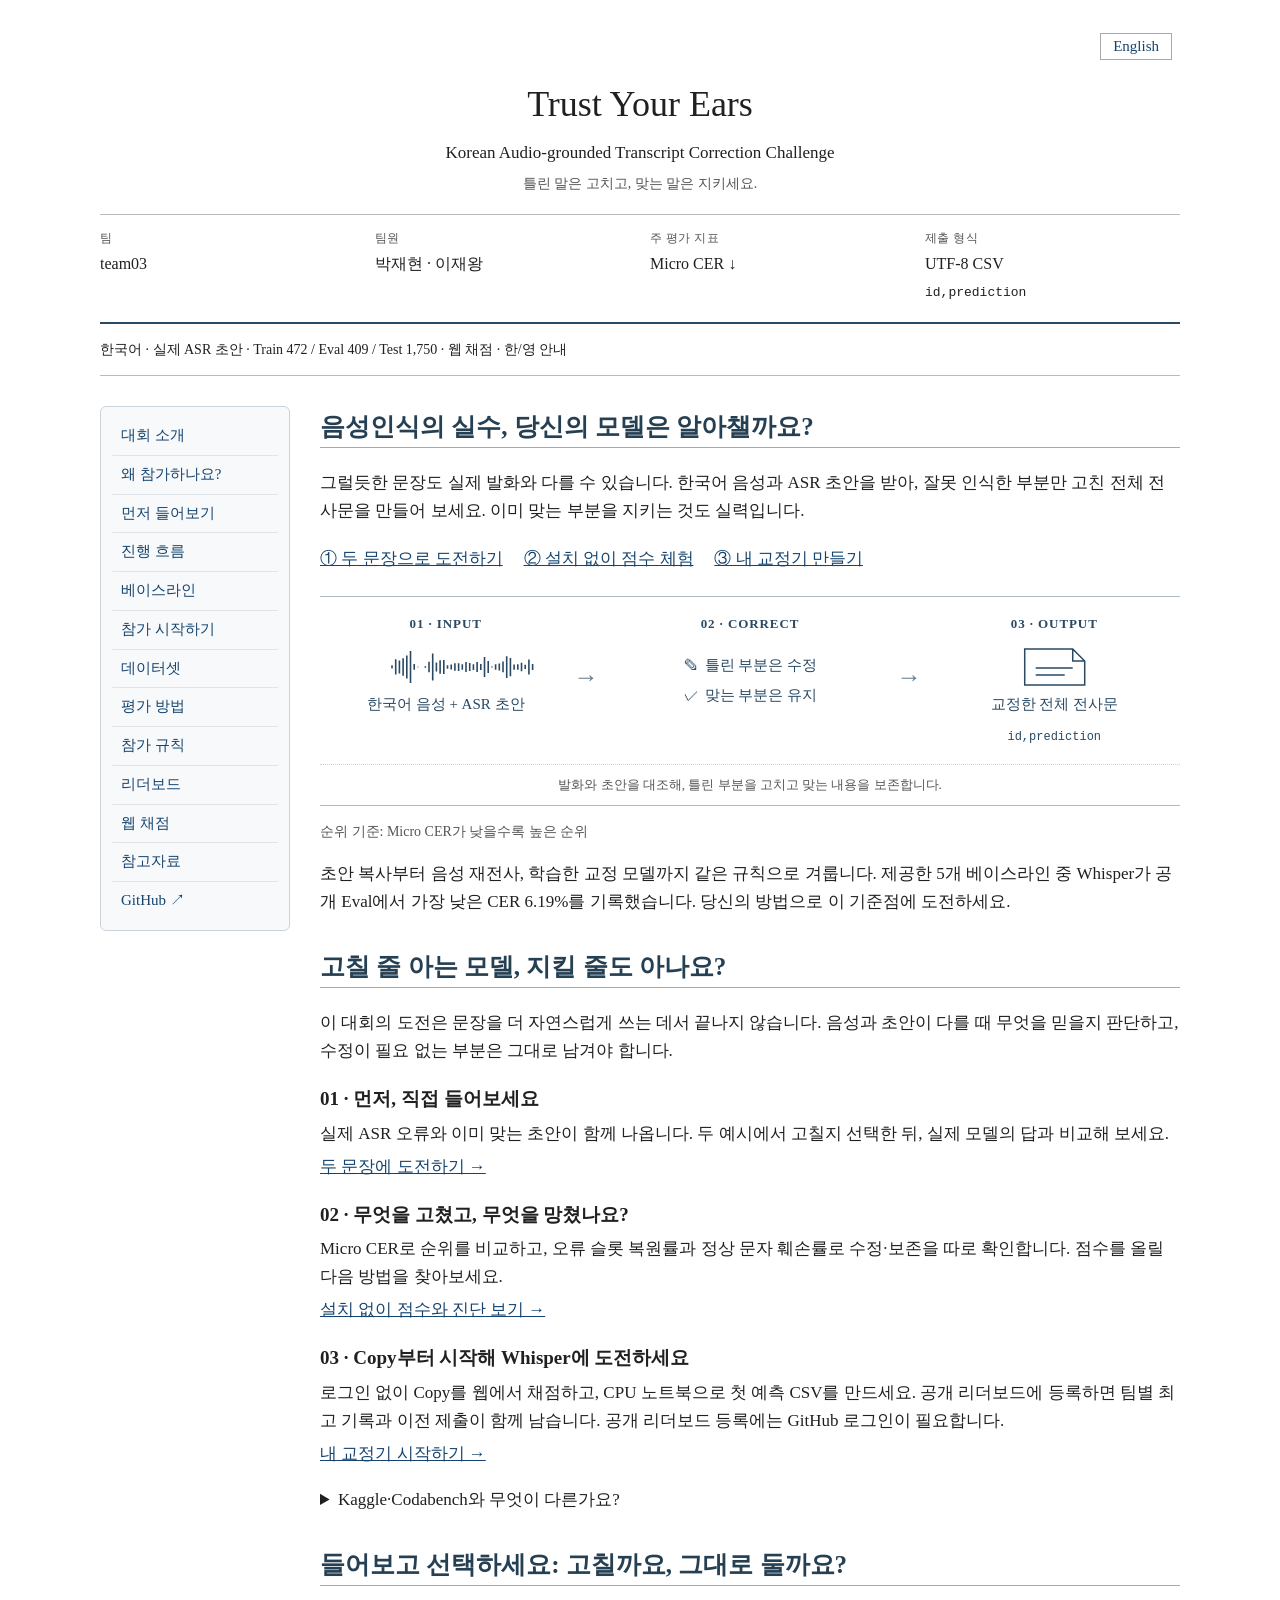
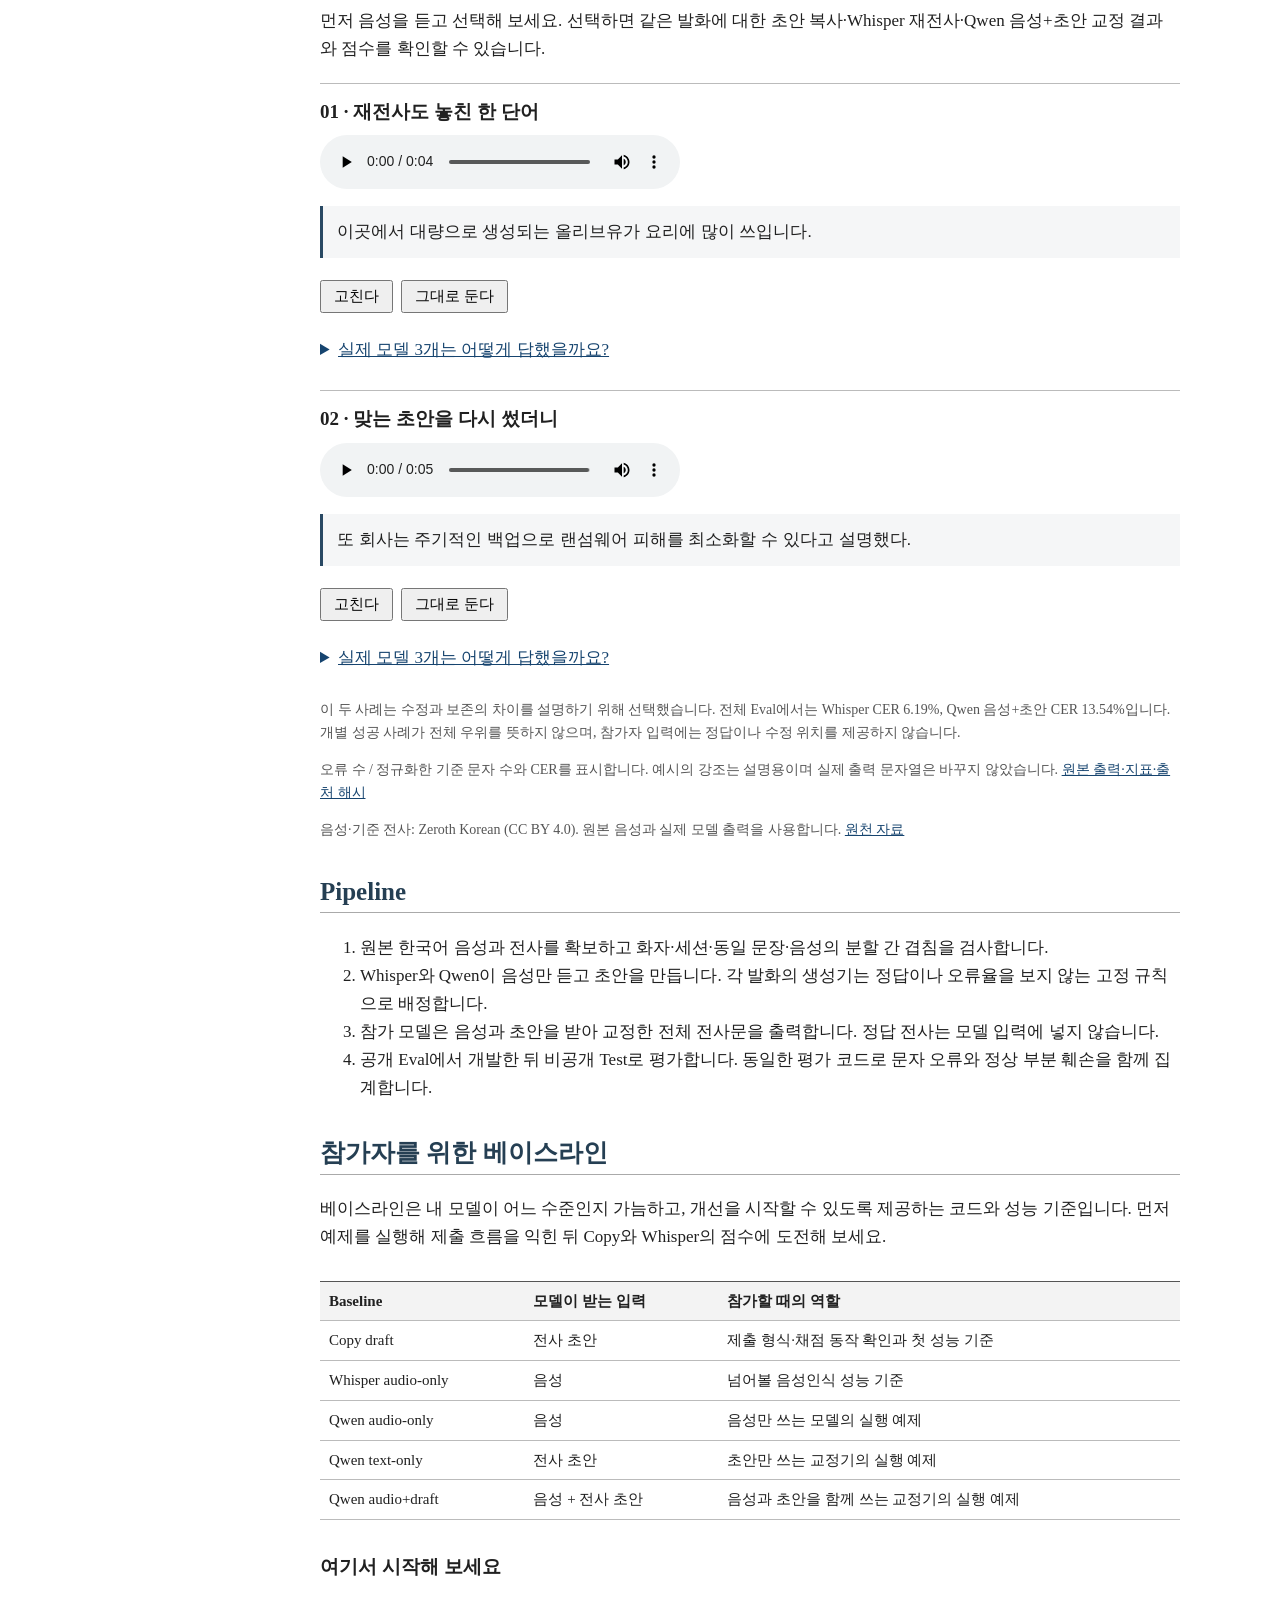
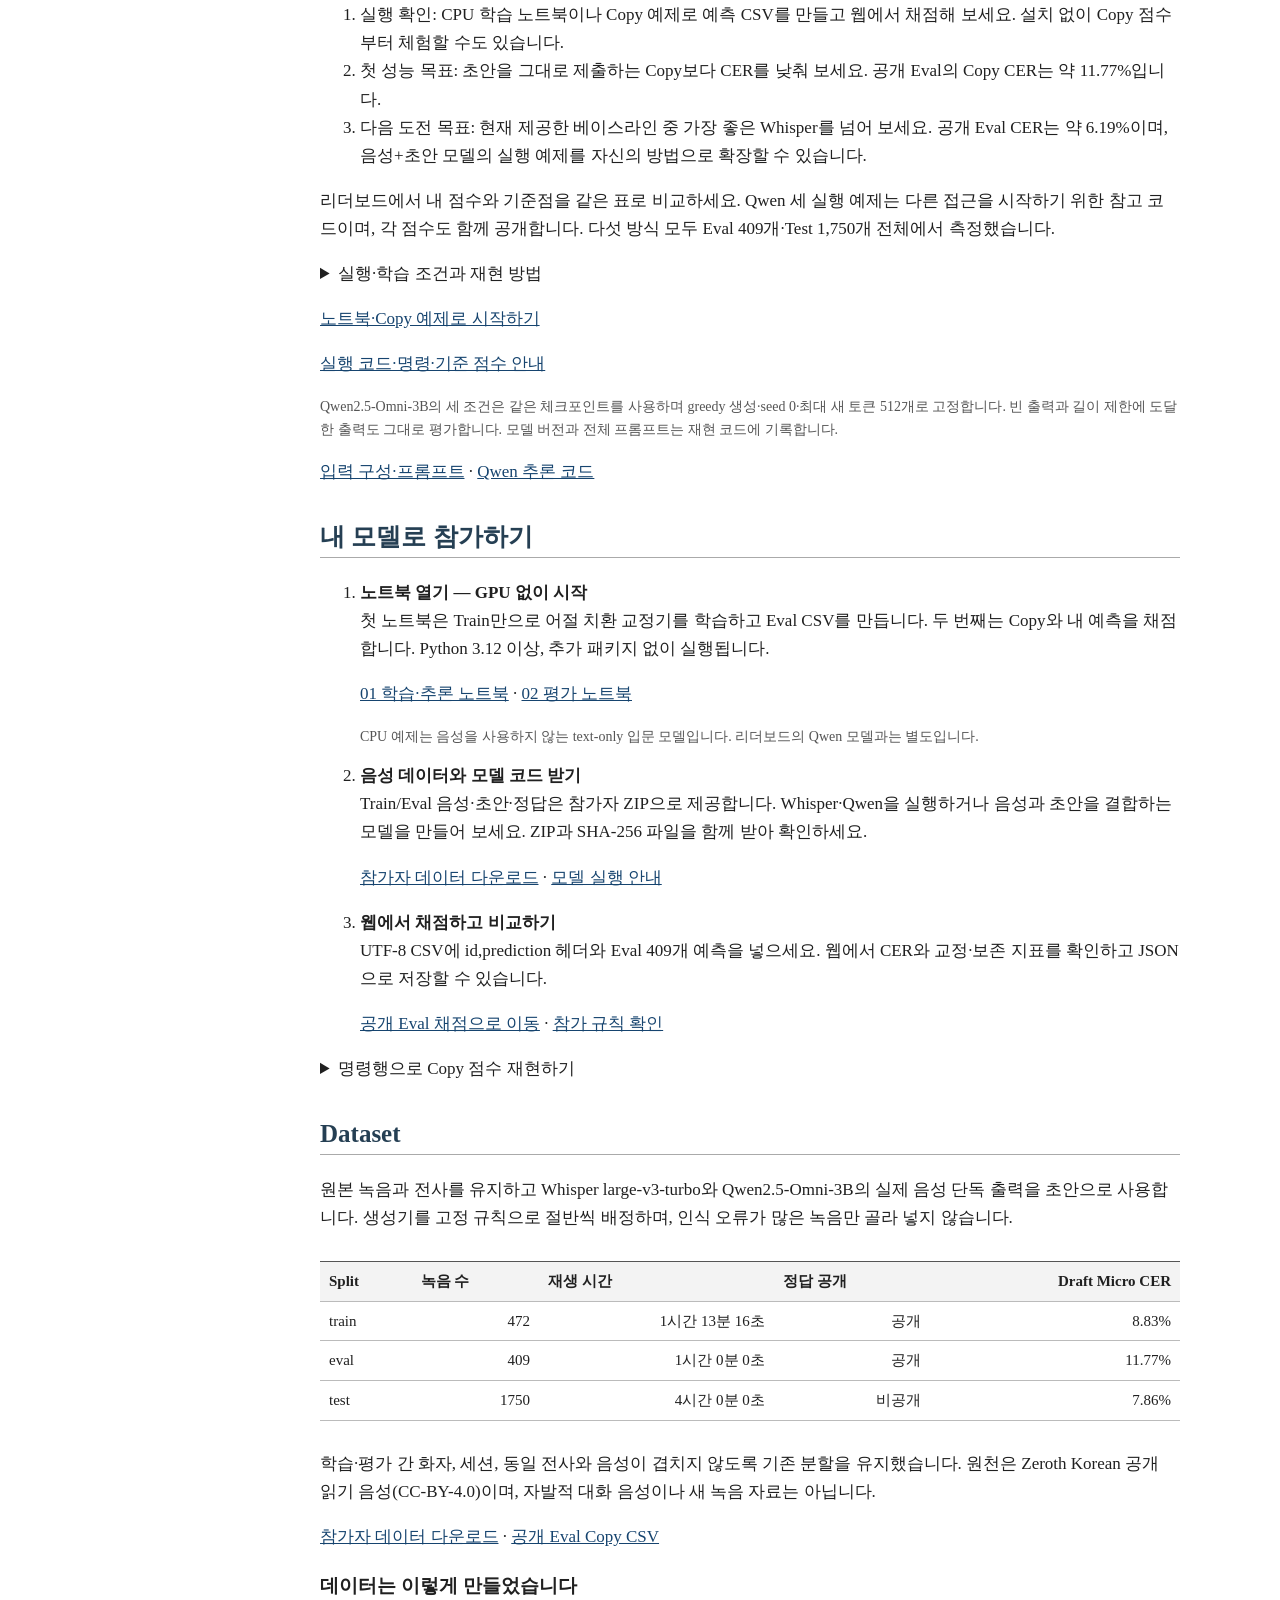
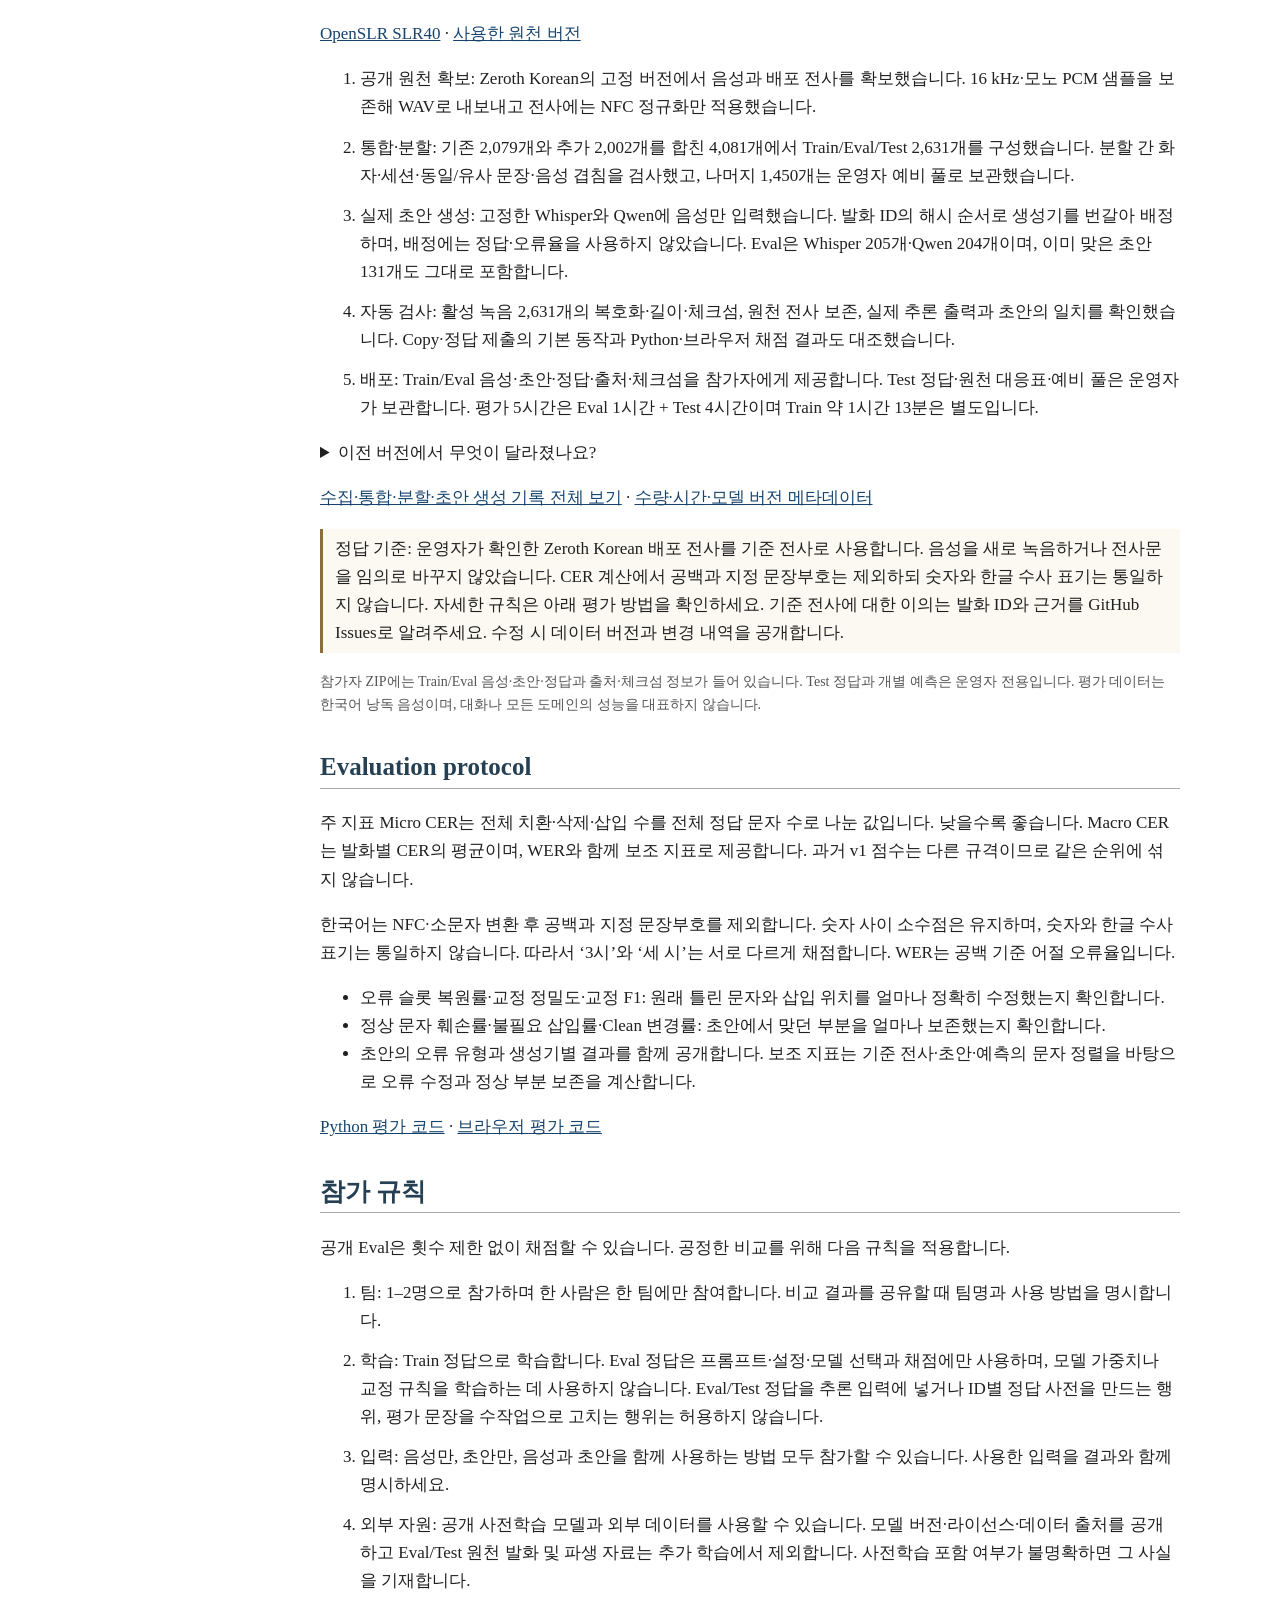
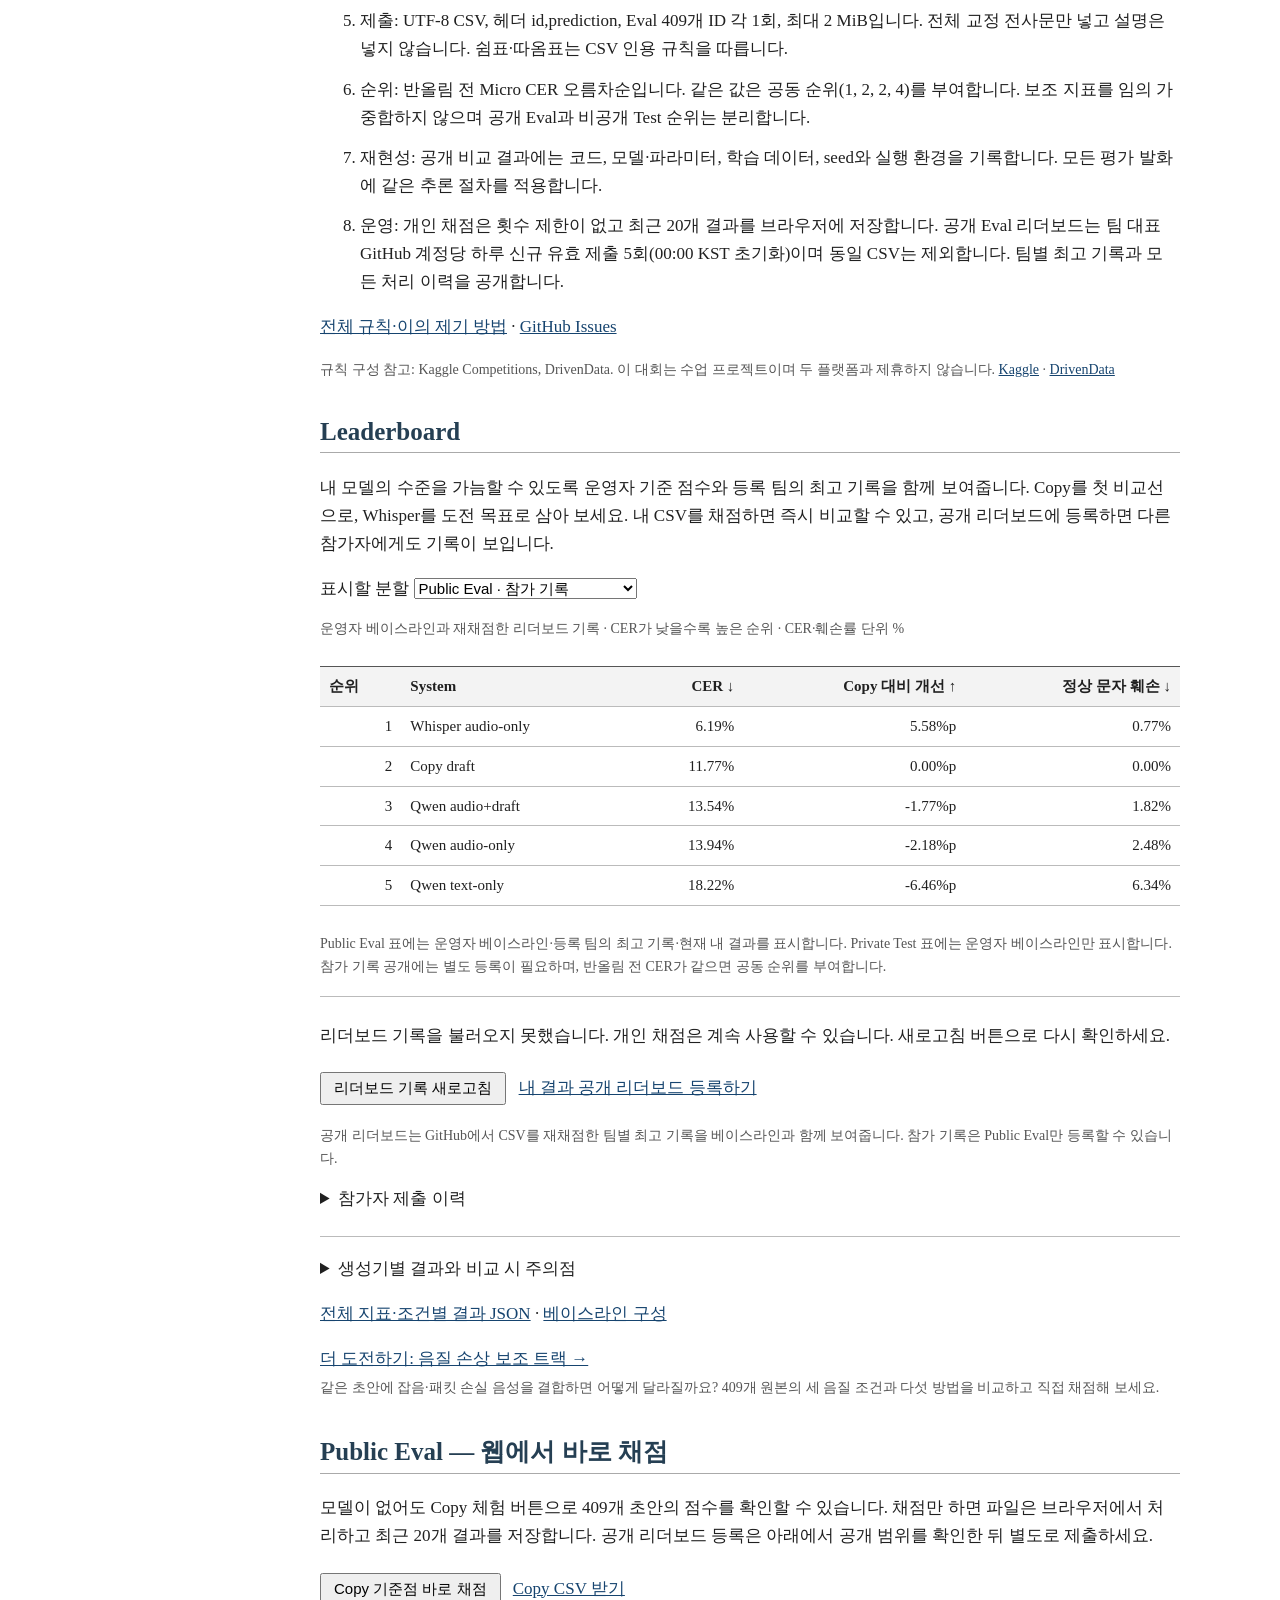
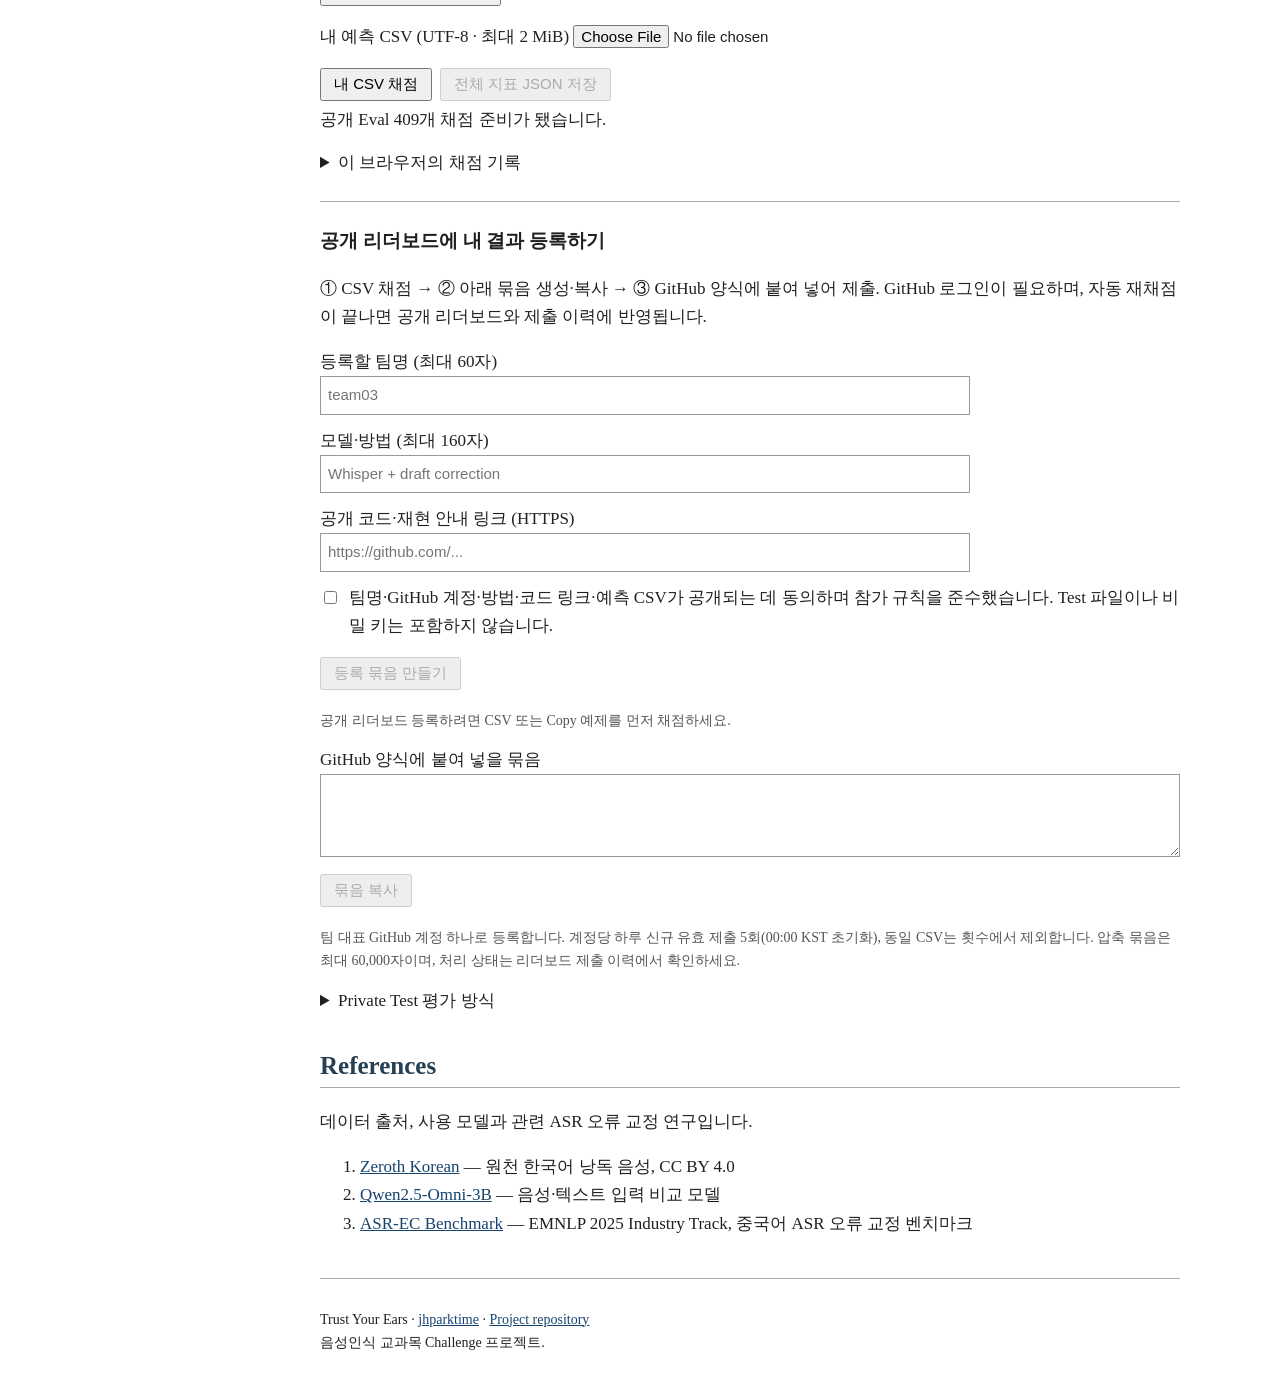
<file: web/index.html>
<!doctype html>
<html lang="ko"><head><meta charset="utf-8"><meta name="viewport" content="width=device-width,initial-scale=1">
<meta name="description" content="Trust Your Ears: 한국어 음성과 실제 ASR 초안의 전사 교정 챌린지. 데이터 다운로드, 베이스라인과 브라우저 공개 평가.">
<title>Trust Your Ears — Korean ASR Transcript Correction</title>
<style>
body{margin:28px auto;padding:0 20px;max-width:1080px;color:#202020;background:white;font:17px/1.65 Georgia,"Times New Roman",serif}a{color:#16446f}header{text-align:center;border-bottom:2px solid #294963;padding-bottom:18px}header h1{margin:10px 0 0;font-size:36px;font-weight:normal}header p{margin:5px 0}.language{text-align:right}.language button{font:15px Georgia,serif;color:#16446f;background:white;border:1px solid #aaa;padding:4px 12px;cursor:pointer}.layout{display:grid;grid-template-columns:190px minmax(0,1fr);gap:30px}nav{box-sizing:border-box;align-self:start;position:sticky;top:18px;max-height:calc(100dvh - 36px);overflow-y:auto;margin:30px 0 0;padding:10px;background:#f7f9fa;border:1px solid #cbd3da;border-radius:6px}nav a{display:block;margin:0;padding:8px 10px;border-bottom:1px solid #e0e5e9;font-size:15px;line-height:1.45;text-decoration:none;border-radius:3px}nav a:last-child{border-bottom:0}nav a:hover,nav a:focus-visible{background:#e9eef3;text-decoration:underline}main{min-width:0}h2{font-size:25px;color:#253f53;border-bottom:1px solid #aaa;margin-top:30px}h3{font-size:19px}a:focus-visible,button:focus-visible,input:focus-visible{outline:2px solid #16446f;outline-offset:3px}.skip{position:absolute;left:-10000px}.skip:focus{position:static}.status-line{padding:10px 0;border-bottom:1px solid #bbb;font-size:14px}.status-line p{margin:4px 0}.start-steps>li,.data-build-steps>li{margin:12px 0}.example{margin:20px 0 26px;padding-top:4px;border-top:1px solid #bbb}.example h3{margin:8px 0}.example audio{display:block;max-width:100%;width:360px;margin:8px 0}.example td:first-child{width:100px}.example td[lang]{font:16px/1.7 sans-serif}mark{background:#fff0cb;color:inherit;padding:0 2px}pre.command{background:#f5f5f5;border:1px solid #ddd;padding:12px;font-family:monospace}.section-links{line-height:2}table{border-collapse:collapse;width:100%;font-size:15px;margin:12px 0}th,td{border-bottom:1px solid #bbb;text-align:left;padding:7px 9px;vertical-align:top}th{border-top:1px solid #555;background:#f3f3f3}td.num,th.num{text-align:right;font-variant-numeric:tabular-nums}.table-wrap{overflow-x:auto}.notice{border-left:3px solid #8b6d37;padding:6px 12px;background:#fbf9f2}.small{font-size:14px;color:#555}code{font-size:14px}label{display:block;margin:12px 0}input,button,select{font:15px sans-serif}button{padding:5px 12px;margin:5px 8px 5px 0}input[type=password]{width:260px;max-width:90%;padding:5px}output{display:block;white-space:pre-wrap}details{margin:15px 0}pre{white-space:pre-wrap;overflow-wrap:anywhere;font-size:13px}.result{border-top:1px solid #aaa;padding-top:12px}footer{margin-top:40px;border-top:1px solid #aaa;padding-top:15px;font-size:14px}@media(max-width:700px){.layout{display:block}nav{position:static;max-height:none;overflow:visible;display:grid;grid-template-columns:repeat(2,minmax(0,1fr));gap:2px 8px;margin:18px 0;padding:10px}nav a{margin:0;padding:8px;border-bottom:0;overflow-wrap:anywhere}header h1{font-size:30px}body{padding:0 14px}table{font-size:13px}}
.draft{font-family:sans-serif;padding:12px 14px;background:#f5f6f7;border-left:3px solid #294963}.section-links a{display:inline-block;margin-right:8px}.quiz-feedback{font-size:15px;margin:6px 0}.quiz button[aria-pressed=true]{background:#e6edf4;border:2px solid #294963}.my-result td{background:#edf4fa;font-weight:bold}.rules-list li{margin:12px 0}.result-lead{font-size:20px;color:#253f53}button{cursor:pointer}button:disabled{cursor:default}summary{cursor:pointer}section{scroll-margin-top:18px}[hidden]{display:none!important}.task-flow{margin:20px 0 10px;border-block:1px solid #aebbc5;padding:16px 0 10px}.flow-steps{display:grid;grid-template-columns:1fr 1.15fr 1fr;gap:34px;list-style:none;padding:0;margin:0;color:#294963}.flow-steps li{position:relative;min-width:0;text-align:center}.flow-steps b{display:block;font-size:13px;letter-spacing:.07em}.flow-steps svg{display:block;width:100%;height:40px;margin:12px 0 5px}.flow-steps p{margin:5px 0;font-size:15px}.flow-steps code{font-size:12px}.flow-steps li:not(:last-child)::after{content:"→";position:absolute;right:-27px;top:43px;font-size:25px;color:#677e90}.flow-decisions{padding:12px 0}.flow-decisions p{margin:6px 0}.flow-decisions span[aria-hidden]{display:inline-block;width:18px}.task-flow figcaption{border-top:1px dotted #ccd3d8;margin-top:14px;padding-top:9px;text-align:center;font-size:13px}.comparison-table caption{text-align:left;color:#555;font-size:14px;margin:5px 0}.comparison-table th:first-child{width:22%}.comparison-table td.num{white-space:nowrap}.comparison-table td[lang]{font:15px/1.7 sans-serif}.comparison-table tbody th{background:white;border-top:0;font-size:14px;font-weight:normal}.correct-word{background:#e8eff5}.error-word{background:#fff0cb}.model-comparison{margin-top:12px}.model-comparison summary{color:#16446f;text-decoration:underline}@media(max-width:700px){.flow-steps{grid-template-columns:1fr;gap:30px}.flow-steps svg{max-width:180px;margin:8px auto}.flow-steps li:not(:last-child)::after{right:calc(50% - 9px);top:auto;bottom:-30px;transform:rotate(90deg)}.flow-decisions{padding:6px 0}.flow-steps p{font-size:16px}.comparison-table th:first-child{width:auto}.comparison-table td[lang]{font-size:14px}.comparison-table th,.comparison-table td{padding:7px 5px}}
.challenge-meta{display:grid;grid-template-columns:repeat(4,minmax(0,1fr));gap:12px 20px;margin:18px 0 0;padding-top:14px;border-top:1px solid #bbb;text-align:left}.challenge-meta div{min-width:0}.challenge-meta dt{font-size:12px;color:#555;letter-spacing:.04em}.challenge-meta dd{margin:3px 0 0;font-size:16px;overflow-wrap:anywhere}.challenge-meta code{font-size:13px}@media(max-width:700px){.challenge-meta{grid-template-columns:repeat(2,minmax(0,1fr));gap:14px}.challenge-meta dd{font-size:15px}}
.shared-registration{border-top:1px solid #aaa;margin-top:24px;padding-top:4px}.shared-registration input[type=text],.shared-registration input[type=url],.shared-registration textarea{display:block;box-sizing:border-box;width:100%;max-width:650px;padding:7px;border:1px solid #999;border-radius:0;font:15px/1.5 sans-serif}.shared-registration textarea{max-width:100%;overflow-wrap:anywhere;font:12px/1.4 monospace}.sharing-consent{display:flex;align-items:start;gap:9px}.sharing-consent input{margin-top:7px}.shared-result td{background:#f2f7f0}.shared-summary{margin:18px 0;border-block:1px solid #bbb;padding:8px 0}.shared-summary td{overflow-wrap:anywhere}.shared-summary table{min-width:620px}#local-history table{min-width:450px}
.participation-reasons{list-style:none;padding-left:0}.participation-reasons li{margin:18px 0}.participation-reasons h3{margin:0}.participation-reasons p{margin:5px 0}.result-diagnostics{display:grid;grid-template-columns:1fr 1fr;gap:15px;border-block:1px solid #bbb;padding:12px 0}.result-diagnostics dt{font-size:15px}.result-diagnostics dd{margin:3px 0 0;font-size:22px;color:#253f53;font-variant-numeric:tabular-nums}@media(max-width:450px){.result-diagnostics{grid-template-columns:1fr;gap:8px}}
</style></head><body>
<a class="skip" href="#main" data-t="skip">본문으로 건너뛰기</a>
<div class="language"><button id="language" type="button" aria-label="Switch language">English</button></div>
<header><h1>Trust Your Ears</h1><p data-t="subtitle">Korean Audio-grounded Transcript Correction Challenge</p><p data-t="version" class="small">틀린 말은 고치고, 맞는 말은 지키세요.</p><dl class="challenge-meta" aria-label="Challenge information"><div><dt data-t="metaTeam">팀</dt><dd>team03</dd></div><div><dt data-t="metaMembers">팀원</dt><dd>박재현 · 이재왕</dd></div><div><dt data-t="metaMetric">주 평가 지표</dt><dd>Micro CER ↓</dd></div><div><dt data-t="metaOutput">제출 형식</dt><dd>UTF-8 CSV<br><code>id,prediction</code></dd></div></dl></header>
<div class="status-line"><p data-t="atAGlance">한국어 · 실제 ASR 초안 · Train 472 / Eval 409 / Test 1,750 · 웹 채점 · 한/영 안내</p></div>
<div class="layout"><nav aria-label="Sections"><a href="#overview" data-t="overview">대회 소개</a><a data-t="whyNav" href="#why">왜 참가하나요?</a><a href="#examples" data-t="examplesNav">먼저 들어보기</a><a href="#pipeline" data-t="pipelineNav">진행 흐름</a><a href="#method" data-t="baselineNav">베이스라인</a><a href="#start" data-t="startNav">참가 시작하기</a><a href="#data" data-t="datasetNav">데이터셋</a><a href="#evaluation" data-t="evaluationNav">평가 방법</a><a href="#rules" data-t="rulesNav">참가 규칙</a><a href="#baselines" data-t="leaderboardNav">리더보드</a><a href="#submit" data-t="submit">웹 채점</a><a href="#references" data-t="referenceNav">참고자료</a><a href="https://github.com/jhparktime/TURST-YOUR-EARS">GitHub ↗</a></nav>
<main id="main"><section id="overview"><h2 data-t="overviewTitle">음성인식의 실수, 당신의 모델은 알아챌까요?</h2><p data-t="task">그럴듯한 문장도 실제 발화와 다를 수 있습니다. 한국어 음성과 ASR 초안을 받아, 잘못 인식한 부분만 고친 전체 전사문을 만들어 보세요. 이미 맞는 부분을 지키는 것도 실력입니다.</p><p class="section-links"><a data-t="listenCTA" href="#examples">① 두 문장으로 도전하기</a> &nbsp; <a data-t="demoCTA" href="#submit">② 설치 없이 점수 체험</a> &nbsp; <a data-t="notebookCTA" href="#start">③ 내 교정기 만들기</a></p><figure class="task-flow" aria-labelledby="taskFlowCaption"><ol class="flow-steps"><li><b>01 · INPUT</b><svg viewBox="0 0 180 40" aria-hidden="true" data-waveform-source="601a22f6ff80b3227f4e"><path d="M 3.0 20.0 v 0.1 M 6.7 20.0 v 0.1 M 10.4 20.0 v 0.1 M 14.1 20.0 v 0.1 M 17.8 20.0 v 0.1 M 21.5 20.0 v 0.0 M 25.2 20.0 v 0.1 M 28.9 20.0 v 0.0 M 32.6 20.0 v 0.0 M 36.3 18.3 v 3.3 M 40.0 12.3 v 15.3 M 43.7 13.6 v 12.8 M 47.4 11.2 v 17.5 M 51.1 8.5 v 23.0 M 54.8 4.0 v 32.0 M 58.5 17.1 v 5.7 M 62.2 19.8 v 0.4 M 65.9 19.9 v 0.1 M 69.6 19.2 v 1.5 M 73.3 14.7 v 10.6 M 77.0 6.5 v 26.9 M 80.7 15.5 v 9.0 M 84.4 13.3 v 13.5 M 88.1 13.1 v 13.9 M 91.8 18.2 v 3.6 M 95.5 17.6 v 4.9 M 99.2 16.3 v 7.4 M 102.9 16.2 v 7.7 M 106.6 17.3 v 5.4 M 110.3 15.1 v 9.9 M 114.0 15.9 v 8.1 M 117.7 17.2 v 5.7 M 121.4 15.1 v 9.9 M 125.1 17.0 v 6.0 M 128.8 10.0 v 19.9 M 132.5 13.9 v 12.1 M 136.2 19.5 v 1.1 M 139.9 17.2 v 5.6 M 143.6 16.5 v 7.0 M 147.3 14.6 v 10.7 M 151.0 9.2 v 21.7 M 154.7 10.9 v 18.3 M 158.4 17.4 v 5.3 M 162.1 17.3 v 5.4 M 165.8 15.7 v 8.6 M 169.5 17.8 v 4.3 M 173.2 12.5 v 14.9 M 176.9 17.1 v 5.8" fill="none" stroke="currentColor" stroke-width="1.6"/></svg><p data-t="flowAudioDraft">한국어 음성 + ASR 초안</p></li><li><b>02 · CORRECT</b><div class="flow-decisions"><p><span aria-hidden="true">✎</span> <span data-t="flowEdit">틀린 부분은 수정</span></p><p><span aria-hidden="true">✓</span> <span data-t="flowKeep">맞는 부분은 유지</span></p></div></li><li><b>03 · OUTPUT</b><svg viewBox="0 0 180 40" aria-hidden="true"><path d="M60 2h48l12 12v24H60z M108 2v12h12 M71 21h37 M71 28h29" fill="none" stroke="currentColor" stroke-width="1.5"/></svg><p data-t="flowTranscript">교정한 전체 전사문</p><code>id,prediction</code></li></ol><figcaption data-t="flowCaption" id="taskFlowCaption" class="small">발화와 초안을 대조해, 틀린 부분을 고치고 맞는 내용을 보존합니다.</figcaption></figure><p class="small"><span data-t="factRanking">순위 기준: Micro CER가 낮을수록 높은 순위</span></p><p data-t="challengeInvite">초안 복사부터 음성 재전사, 학습한 교정 모델까지 같은 규칙으로 겨룹니다. 제공한 5개 베이스라인 중 Whisper가 공개 Eval에서 가장 낮은 CER 6.19%를 기록했습니다. 당신의 방법으로 이 기준점에 도전하세요.</p></section>
<section id="why"><h2 data-t="whyTitle">고칠 줄 아는 모델, 지킬 줄도 아나요?</h2><p data-t="whyIntro">이 대회의 도전은 문장을 더 자연스럽게 쓰는 데서 끝나지 않습니다. 음성과 초안이 다를 때 무엇을 믿을지 판단하고, 수정이 필요 없는 부분은 그대로 남겨야 합니다.</p><ol class="participation-reasons"><li><h3 data-t="whyListen">01 · 먼저, 직접 들어보세요</h3><p data-t="whyListenText">실제 ASR 오류와 이미 맞는 초안이 함께 나옵니다. 두 예시에서 고칠지 선택한 뒤, 실제 모델의 답과 비교해 보세요.</p><a data-t="whyListenCTA" href="#examples">두 문장에 도전하기 →</a></li><li><h3 data-t="whyFeedback">02 · 무엇을 고쳤고, 무엇을 망쳤나요?</h3><p data-t="whyFeedbackText">Micro CER로 순위를 비교하고, 오류 슬롯 복원률과 정상 문자 훼손률로 수정·보존을 따로 확인합니다. 점수를 올릴 다음 방법을 찾아보세요.</p><a data-t="whyFeedbackCTA" href="#submit">설치 없이 점수와 진단 보기 →</a></li><li><h3 data-t="whyStart">03 · Copy부터 시작해 Whisper에 도전하세요</h3><p data-t="whyStartText">로그인 없이 Copy를 웹에서 채점하고, CPU 노트북으로 첫 예측 CSV를 만드세요. 공개 리더보드에 등록하면 팀별 최고 기록과 이전 제출이 함께 남습니다. 공개 리더보드 등록에는 GitHub 로그인이 필요합니다.</p><a data-t="whyStartCTA" href="#start">내 교정기 시작하기 →</a></li></ol><details><summary data-t="platformSummary">Kaggle·Codabench와 무엇이 다른가요?</summary><p data-t="platformIntro">두 플랫폼도 맞춤 채점과 리더보드를 지원합니다. 우리의 차이는 플랫폼에 없는 기능을 발명했다는 데 있지 않고, 한국어 전사 교정에 맞춰 과제·체험·진단을 한 흐름으로 구성한 데 있습니다.</p><div class="table-wrap"><table><thead><tr><th data-t="platformAspect">비교 항목</th><th data-t="platformGeneral">Kaggle·Codabench</th><th data-t="platformOurs">Trust Your Ears의 구성</th></tr></thead><tbody><tr><th data-t="platformTask" scope="row">과제</th><td data-t="platformTaskGeneral">주최자가 데이터와 문제를 정의하는 범용 대회 플랫폼</td><td data-t="platformTaskOurs">한국어 음성 + 실제 ASR 초안 → 필요한 부분만 교정</td></tr><tr><th data-t="platformScore" scope="row">평가 피드백</th><td data-t="platformScoreGeneral">주최자가 채점 규칙을 구성; Codabench는 여러 지표 열 지원</td><td data-t="platformScoreOurs">Micro CER 순위 + 오류 복원·정상 부분 보존 진단</td></tr><tr><th data-t="platformFlow" scope="row">첫 참여</th><td data-t="platformFlowGeneral">플랫폼에서 예측 파일을 제출하고 채점 결과 확인</td><td data-t="platformFlowOurs">음성 선택 체험 → 브라우저 채점 → CPU 노트북 → 공개 리더보드 등록</td></tr><tr><th data-t="platformOperation" scope="row">현재 운영 범위</th><td data-t="platformOperationGeneral">플랫폼에 대회·제출·리더보드를 구성</td><td data-t="platformOperationOurs">GitHub Pages + Actions 재채점. 공개 Eval 리더보드는 개발용 공개 기록; Private Test는 운영자 별도 평가</td></tr></tbody></table></div><p data-t="platformLimits" class="small">공개 Eval 정답은 개발·재현을 위해 배포합니다. 공개 리더보드 등록 시 예측 CSV와 방법이 공개되며 GitHub 양식 제출이 필요합니다. 비공개 Test 온라인 접수는 현재 연결되어 있지 않습니다.</p><p class="small"><span data-t="platformSources">공식 문서:</span> <a href="https://www.kaggle.com/docs/competitions-setup">Kaggle</a> · <a href="https://docs.codabench.org/v1.27/Organizers/Benchmark_Creation/Leaderboard-Functionality/">Codabench</a> · <a data-t="platformDoc" href="https://github.com/jhparktime/TURST-YOUR-EARS/blob/main/docs/platform-comparison.md">비교 근거·운영 범위 자세히 보기</a></p></details></section>
<section id="examples"><h2 data-t="examplesTitle">들어보고 선택하세요: 고칠까요, 그대로 둘까요?</h2><p data-t="examplesIntro">먼저 음성을 듣고 선택해 보세요. 선택하면 같은 발화에 대한 초안 복사·Whisper 재전사·Qwen 음성+초안 교정 결과와 점수를 확인할 수 있습니다.</p><article class="example" data-example-id="601a22f6ff80b3227f4e"><h3>01 · <span data-t="exampleOne">재전사도 놓친 한 단어</span></h3><audio controls preload="metadata" src="assets/examples-v2/601a22f6ff80b3227f4e.wav" aria-label="1번째 예시 음성" data-audio-kind="repair"></audio><p class="draft" lang="ko">이곳에서 대량으로 생성되는 올리브유가 요리에 많이 쓰입니다.</p><div class="quiz" data-quiz="repair"><button type="button" data-choice="edit" data-t="chooseEdit">고친다</button><button type="button" data-choice="keep" data-t="chooseKeep">그대로 둔다</button><output role="status" class="quiz-feedback"></output></div><details class="model-comparison"><summary><span data-t="showComparison">실제 모델 3개는 어떻게 답했을까요?</span></summary><p><strong><span data-t="exampleReference">기준 전사</span></strong><br><span lang="ko">이곳에서 대량으로 생산되는 올리브유가 요리에 많이 쓰입니다</span></p><div class="table-wrap"><table class="comparison-table"><caption><span data-t="comparisonCaption">같은 발화에 대한 저장된 베이스라인 출력</span></caption><thead><tr><th>System</th><th><span data-t="comparisonTranscript">실제 출력 전사문</span></th><th class="num"><span data-t="comparisonMetric">문자 오류 · CER ↓</span></th></tr></thead><tbody><tr><th scope="row">Copy draft</th><td lang="ko" data-prediction-system="Copy draft">이곳에서 대량으로 <mark class="error-word">생성</mark>되는 올리브유가 요리에 많이 쓰입니다.</td><td class="num">1 / 26<br>3.85%</td></tr><tr><th scope="row">Whisper audio-only</th><td lang="ko" data-prediction-system="Whisper audio-only">이곳에서 대량으로 <mark class="error-word">생성</mark>되는 올리브유가 요리에 많이 쓰입니다.</td><td class="num">1 / 26<br>3.85%</td></tr><tr><th scope="row">Qwen audio+draft</th><td lang="ko" data-prediction-system="Qwen audio+draft">이곳에서 대량으로 <mark class="correct-word">생산</mark>되는 올리브유가 요리에 많이 쓰입니다.</td><td class="num">0 / 26<br>0.00%</td></tr></tbody></table></div><p data-t="comparisonRepair">이 발화에서는 Whisper 초안의 “생성”이 재전사에도 남았습니다. Qwen은 음성과 초안을 함께 받아 “생산”으로 교정했습니다. Whisper가 초안을 만들었으므로 Copy와 Whisper 출력은 같습니다.</p><p class="small">Public Eval · <code>601a22f6ff80b3227f4e</code> · 4.78 s</p></details></article>
<article class="example" data-example-id="e245e5eed59e0ba5fc1a"><h3>02 · <span data-t="exampleTwo">맞는 초안을 다시 썼더니</span></h3><audio controls preload="metadata" src="assets/examples-v2/e245e5eed59e0ba5fc1a.wav" aria-label="2번째 예시 음성" data-audio-kind="preserve"></audio><p class="draft" lang="ko">또 회사는 주기적인 백업으로 랜섬웨어 피해를 최소화할 수 있다고 설명했다.</p><div class="quiz" data-quiz="preserve"><button type="button" data-choice="edit" data-t="chooseEdit">고친다</button><button type="button" data-choice="keep" data-t="chooseKeep">그대로 둔다</button><output role="status" class="quiz-feedback"></output></div><details class="model-comparison"><summary><span data-t="showComparison">실제 모델 3개는 어떻게 답했을까요?</span></summary><p><strong><span data-t="exampleReference">기준 전사</span></strong><br><span lang="ko">또 회사는 주기적인 백업으로 랜섬웨어 피해를 최소화 할 수 있다고 설명했다</span></p><div class="table-wrap"><table class="comparison-table"><caption><span data-t="comparisonCaption">같은 발화에 대한 저장된 베이스라인 출력</span></caption><thead><tr><th>System</th><th><span data-t="comparisonTranscript">실제 출력 전사문</span></th><th class="num"><span data-t="comparisonMetric">문자 오류 · CER ↓</span></th></tr></thead><tbody><tr><th scope="row">Copy draft</th><td lang="ko" data-prediction-system="Copy draft">또 회사는 주기적인 백업으로 <mark class="correct-word">랜섬웨어</mark> 피해를 최소화할 수 있다고 설명했다.</td><td class="num">0 / 31<br>0.00%</td></tr><tr><th scope="row">Whisper audio-only</th><td lang="ko" data-prediction-system="Whisper audio-only">또 회사는 주기적인 백업으로 <mark class="error-word">랜선웨어</mark> 피해를 최소화할 수 있다고 설명했다.</td><td class="num">1 / 31<br>3.23%</td></tr><tr><th scope="row">Qwen audio+draft</th><td lang="ko" data-prediction-system="Qwen audio+draft">또 회사는 주기적인 백업으로 <mark class="correct-word">랜섬웨어</mark> 피해를 최소화할 수 있다고 설명했다.</td><td class="num">0 / 31<br>0.00%</td></tr></tbody></table></div><p data-t="comparisonKeep">Qwen 초안의 “랜섬웨어”는 맞습니다. Whisper로 다시 전사하면 “랜선웨어”로 바뀌지만, 음성+초안 모델은 맞는 내용을 유지했습니다. 띄어쓰기·문장부호 차이는 CER에서 제외합니다.</p><p class="small">Public Eval · <code>e245e5eed59e0ba5fc1a</code> · 5.72 s</p></details></article><p data-t="comparisonScope" class="small">이 두 사례는 수정과 보존의 차이를 설명하기 위해 선택했습니다. 전체 Eval에서는 Whisper CER 6.19%, Qwen 음성+초안 CER 13.54%입니다. 개별 성공 사례가 전체 우위를 뜻하지 않으며, 참가자 입력에는 정답이나 수정 위치를 제공하지 않습니다.</p><p class="small"><span data-t="comparisonDenominator">오류 수 / 정규화한 기준 문자 수와 CER를 표시합니다. 예시의 강조는 설명용이며 실제 출력 문자열은 바꾸지 않았습니다.</span> <a href="https://github.com/jhparktime/TURST-YOUR-EARS/blob/main/web/assets/examples-v2/model-comparison.json"><span data-t="comparisonData">원본 출력·지표·출처 해시</span></a></p><p class="small"><span data-t="exampleAttribution">음성·기준 전사: Zeroth Korean (CC BY 4.0). 원본 음성과 실제 모델 출력을 사용합니다.</span> <a href="https://huggingface.co/datasets/kresnik/zeroth_korean" data-t="exampleSource">원천 자료</a></p></section>
<section id="pipeline"><h2 data-t="pipelineTitle">Pipeline</h2>
<ol><li data-t="pipelineSource">원본 한국어 음성과 전사를 확보하고 화자·세션·동일 문장·음성의 분할 간 겹침을 검사합니다.</li><li data-t="pipelineDraft">Whisper와 Qwen이 음성만 듣고 초안을 만듭니다. 각 발화의 생성기는 정답이나 오류율을 보지 않는 고정 규칙으로 배정합니다.</li><li data-t="pipelineCorrection">참가 모델은 음성과 초안을 받아 교정한 전체 전사문을 출력합니다. 정답 전사는 모델 입력에 넣지 않습니다.</li><li data-t="pipelineScore">공개 Eval에서 개발한 뒤 비공개 Test로 평가합니다. 동일한 평가 코드로 문자 오류와 정상 부분 훼손을 함께 집계합니다.</li></ol></section>
<section id="method"><h2 data-t="methodTitle">참가자를 위한 베이스라인</h2>
<p data-t="methodIntro">베이스라인은 내 모델이 어느 수준인지 가늠하고, 개선을 시작할 수 있도록 제공하는 코드와 성능 기준입니다. 먼저 예제를 실행해 제출 흐름을 익힌 뒤 Copy와 Whisper의 점수에 도전해 보세요.</p>
<div class="table-wrap"><table><thead><tr><th>Baseline</th><th data-t="methodInput">모델이 받는 입력</th><th data-t="methodRole">참가할 때의 역할</th></tr></thead><tbody>
<tr><td>Copy draft</td><td data-t="inputDraft">전사 초안</td><td data-t="roleCopy">제출 형식·채점 동작 확인과 첫 성능 기준</td></tr>
<tr><td>Whisper audio-only</td><td data-t="inputAudio">음성</td><td data-t="roleWhisper">넘어볼 음성인식 성능 기준</td></tr>
<tr><td>Qwen audio-only</td><td data-t="inputAudio">음성</td><td data-t="roleAudio">음성만 쓰는 모델의 실행 예제</td></tr>
<tr><td>Qwen text-only</td><td data-t="inputDraft">전사 초안</td><td data-t="roleText">초안만 쓰는 교정기의 실행 예제</td></tr>
<tr><td>Qwen audio+draft</td><td data-t="inputBoth">음성 + 전사 초안</td><td data-t="roleBoth">음성과 초안을 함께 쓰는 교정기의 실행 예제</td></tr>
</tbody></table></div>
<h3 data-t="baselineQuestionsTitle">여기서 시작해 보세요</h3><ol><li data-t="baselineQuestionCopy">실행 확인: CPU 학습 노트북이나 Copy 예제로 예측 CSV를 만들고 웹에서 채점해 보세요. 설치 없이 Copy 점수부터 체험할 수도 있습니다.</li><li data-t="baselineQuestionASR">첫 성능 목표: 초안을 그대로 제출하는 Copy보다 CER를 낮춰 보세요. 공개 Eval의 Copy CER는 약 11.77%입니다.</li><li data-t="baselineQuestionBoth">다음 도전 목표: 현재 제공한 베이스라인 중 가장 좋은 Whisper를 넘어 보세요. 공개 Eval CER는 약 6.19%이며, 음성+초안 모델의 실행 예제를 자신의 방법으로 확장할 수 있습니다.</li></ol><p data-t="baselineMeasured">리더보드에서 내 점수와 기준점을 같은 표로 비교하세요. Qwen 세 실행 예제는 다른 접근을 시작하기 위한 참고 코드이며, 각 점수도 함께 공개합니다. 다섯 방식 모두 Eval 409개·Test 1,750개 전체에서 측정했습니다.</p><details><summary data-t="baselineExecutionTitle">실행·학습 조건과 재현 방법</summary><p data-t="baselineExecution">사전학습 모델을 추가 학습 없이 실행하고, 정답을 추론 입력에 넣지 않았습니다. 예측 CSV를 만든 뒤 별도 평가기로 채점합니다. 모델·입력·출력 해시를 기록하고, 빈 출력이나 길이 제한 출력도 그대로 평가합니다.</p><p data-t="baselineStarter">학습 노트북의 CPU 어절 치환 모델은 Train으로 학습하는 입문 예제이며, 위 다섯 측정 행과 별도입니다.</p></details><p><a href="#start" data-t="baselineStart">노트북·Copy 예제로 시작하기</a></p><p><a href="https://github.com/jhparktime/TURST-YOUR-EARS/blob/main/docs/baseline-comparison-v2.md" data-t="baselineGuide">실행 코드·명령·기준 점수 안내</a></p><p class="small" data-t="methodSettings">Qwen2.5-Omni-3B의 세 조건은 같은 체크포인트를 사용하며 greedy 생성·seed 0·최대 새 토큰 512개로 고정합니다. 빈 출력과 길이 제한에 도달한 출력도 그대로 평가합니다. 모델 버전과 전체 프롬프트는 재현 코드에 기록합니다.</p>
<p><a href="https://github.com/jhparktime/TURST-YOUR-EARS/blob/main/scripts/baseline.py" data-t="methodPrompts">입력 구성·프롬프트</a> · <a href="https://github.com/jhparktime/TURST-YOUR-EARS/blob/main/scripts/run_omni_baselines.py" data-t="methodRunner">Qwen 추론 코드</a></p></section>
<section id="start"><h2 data-t="startTitle">내 모델로 참가하기</h2><ol class="start-steps"><li><strong><span data-t="stepNotebook">노트북 열기 — GPU 없이 시작</span></strong><br><span data-t="stepNotebookText">첫 노트북은 Train만으로 어절 치환 교정기를 학습하고 Eval CSV를 만듭니다. 두 번째는 Copy와 내 예측을 채점합니다. Python 3.12 이상, 추가 패키지 없이 실행됩니다.</span><p><a data-t="trainNotebook" href="https://colab.research.google.com/github/jhparktime/TURST-YOUR-EARS/blob/main/notebooks/01_train_baseline.ipynb">01 학습·추론 노트북</a> · <a data-t="evalNotebook" href="https://colab.research.google.com/github/jhparktime/TURST-YOUR-EARS/blob/main/notebooks/02_evaluate.ipynb">02 평가 노트북</a></p><p data-t="notebookScope" class="small">CPU 예제는 음성을 사용하지 않는 text-only 입문 모델입니다. 리더보드의 Qwen 모델과는 별도입니다.</p></li><li><strong><span data-t="stepData">음성 데이터와 모델 코드 받기</span></strong><br><span data-t="stepDataText">Train/Eval 음성·초안·정답은 참가자 ZIP으로 제공합니다. Whisper·Qwen을 실행하거나 음성과 초안을 결합하는 모델을 만들어 보세요. ZIP과 SHA-256 파일을 함께 받아 확인하세요.</span><p><a data-t="startDownload" href="https://github.com/jhparktime/TURST-YOUR-EARS/releases/tag/dataset-ko-asr-v2">참가자 데이터 다운로드</a> · <a data-t="runGuide" href="https://github.com/jhparktime/TURST-YOUR-EARS#readme">모델 실행 안내</a></p></li><li><strong><span data-t="stepScore">웹에서 채점하고 비교하기</span></strong><br><span data-t="stepScoreText">UTF-8 CSV에 id,prediction 헤더와 Eval 409개 예측을 넣으세요. 웹에서 CER와 교정·보존 지표를 확인하고 JSON으로 저장할 수 있습니다.</span><p><a data-t="startScore" href="#submit">공개 Eval 채점으로 이동</a> · <a data-t="rulesCTA" href="#rules">참가 규칙 확인</a></p></li></ol><details><summary data-t="commandGuide">명령행으로 Copy 점수 재현하기</summary><pre class="command"><code>git clone https://github.com/jhparktime/TURST-YOUR-EARS.git
cd TURST-YOUR-EARS
python -m scripts.baseline --mode copy --inputs datasets/tye-ko-asr-v2/eval/inputs.json --output eval-copy.csv
python -m scripts.evaluate --references datasets/tye-ko-asr-v2/eval/references.json --predictions eval-copy.csv</code></pre><p data-t="stepExpected">Copy의 공개 Eval Micro CER는 11.7663%입니다.</p></details></section>
<section id="data"><h2 data-t="dataTitle">Dataset</h2><p data-t="dataText">원본 녹음과 전사를 유지하고 Whisper large-v3-turbo와 Qwen2.5-Omni-3B의 실제 음성 단독 출력을 초안으로 사용합니다. 생성기를 고정 규칙으로 절반씩 배정하며, 인식 오류가 많은 녹음만 골라 넣지 않습니다.</p>
<div class="table-wrap"><table><thead><tr><th>Split</th><th data-t="samples">녹음 수</th><th data-t="duration">재생 시간</th><th data-t="access">정답 공개</th><th class="num">Draft Micro CER</th></tr></thead><tbody id="dataRows"></tbody></table></div>
<p data-t="dataSplit">학습·평가 간 화자, 세션, 동일 전사와 음성이 겹치지 않도록 기존 분할을 유지했습니다. 원천은 Zeroth Korean 공개 읽기 음성(CC-BY-4.0)이며, 자발적 대화 음성이나 새 녹음 자료는 아닙니다.</p>
<p><a href="https://github.com/jhparktime/TURST-YOUR-EARS/releases/tag/dataset-ko-asr-v2" data-t="download">참가자 데이터 다운로드</a> · <a href="data-v2/eval-copy.csv" download data-copy-link data-t="copyDownload">공개 Eval Copy CSV</a></p>
<h3 id="data-collection" data-t="collectionTitle">데이터는 이렇게 만들었습니다</h3><p><a href="https://www.openslr.org/40/">OpenSLR SLR40</a> · <a href="https://huggingface.co/datasets/kresnik/zeroth_korean/tree/1fe937899f828af822293d05e086200946088bdf" data-t="collectionPinned">사용한 원천 버전</a></p><ol class="data-build-steps"><li data-t="collectionSource">공개 원천 확보: Zeroth Korean의 고정 버전에서 음성과 배포 전사를 확보했습니다. 16 kHz·모노 PCM 샘플을 보존해 WAV로 내보내고 전사에는 NFC 정규화만 적용했습니다.</li><li data-t="collectionMerge">통합·분할: 기존 2,079개와 추가 2,002개를 합친 4,081개에서 Train/Eval/Test 2,631개를 구성했습니다. 분할 간 화자·세션·동일/유사 문장·음성 겹침을 검사했고, 나머지 1,450개는 운영자 예비 풀로 보관했습니다.</li><li data-t="collectionDraft">실제 초안 생성: 고정한 Whisper와 Qwen에 음성만 입력했습니다. 발화 ID의 해시 순서로 생성기를 번갈아 배정하며, 배정에는 정답·오류율을 사용하지 않았습니다. Eval은 Whisper 205개·Qwen 204개이며, 이미 맞은 초안 131개도 그대로 포함합니다.</li><li data-t="collectionCheck">자동 검사: 활성 녹음 2,631개의 복호화·길이·체크섬, 원천 전사 보존, 실제 추론 출력과 초안의 일치를 확인했습니다. Copy·정답 제출의 기본 동작과 Python·브라우저 채점 결과도 대조했습니다.</li><li data-t="collectionRelease">배포: Train/Eval 음성·초안·정답·출처·체크섬을 참가자에게 제공합니다. Test 정답·원천 대응표·예비 풀은 운영자가 보관합니다. 평가 5시간은 Eval 1시간 + Test 4시간이며 Train 약 1시간 13분은 별도입니다.</li></ol><details><summary data-t="collectionHistoryTitle">이전 버전에서 무엇이 달라졌나요?</summary><p data-t="collectionHistory">v1의 합성 단어 치환 초안을 v2에서 실제 ASR 출력으로 교체했고, 녹음·정답·분할은 유지했습니다. 기존 Eval/Test 풀은 합성 치환 후보가 있는 문장을 선정한 이력이 있습니다. v2 배정에서 오류율을 보지 않은 것과는 별개이며, 수집·구축 기록에 선정 이력과 검증 범위를 남겼습니다.</p></details><p><a href="https://github.com/jhparktime/TURST-YOUR-EARS/blob/main/docs/data-collection.md" data-t="collectionRecord">수집·통합·분할·초안 생성 기록 전체 보기</a> · <a href="https://github.com/jhparktime/TURST-YOUR-EARS/blob/main/datasets/tye-ko-asr-v2/metadata.json" data-t="collectionMetadata">수량·시간·모델 버전 메타데이터</a></p><p class="notice" data-t="dataLimits">정답 기준: 운영자가 확인한 Zeroth Korean 배포 전사를 기준 전사로 사용합니다. 음성을 새로 녹음하거나 전사문을 임의로 바꾸지 않았습니다. CER 계산에서 공백과 지정 문장부호는 제외하되 숫자와 한글 수사 표기는 통일하지 않습니다. 자세한 규칙은 아래 평가 방법을 확인하세요. 기준 전사에 대한 이의는 발화 ID와 근거를 GitHub Issues로 알려주세요. 수정 시 데이터 버전과 변경 내역을 공개합니다.</p>
<p class="small" data-t="review">참가자 ZIP에는 Train/Eval 음성·초안·정답과 출처·체크섬 정보가 들어 있습니다. Test 정답과 개별 예측은 운영자 전용입니다. 평가 데이터는 한국어 낭독 음성이며, 대화나 모든 도메인의 성능을 대표하지 않습니다.</p></section>
<section id="evaluation"><h2 data-t="evalTitle">Evaluation protocol</h2><p data-t="primary">주 지표 Micro CER는 전체 치환·삭제·삽입 수를 전체 정답 문자 수로 나눈 값입니다. 낮을수록 좋습니다. Macro CER는 발화별 CER의 평균이며, WER와 함께 보조 지표로 제공합니다. 과거 v1 점수는 다른 규격이므로 같은 순위에 섞지 않습니다.</p>
<p data-t="normalization">한국어는 NFC·소문자 변환 후 공백과 지정 문장부호를 제외합니다. 숫자 사이 소수점은 유지하며, 숫자와 한글 수사 표기는 통일하지 않습니다. 따라서 ‘3시’와 ‘세 시’는 서로 다르게 채점합니다. WER는 공백 기준 어절 오류율입니다.</p>
<ul><li data-t="metricRepair">오류 슬롯 복원률·교정 정밀도·교정 F1: 원래 틀린 문자와 삽입 위치를 얼마나 정확히 수정했는지 확인합니다.</li><li data-t="metricHarm">정상 문자 훼손률·불필요 삽입률·Clean 변경률: 초안에서 맞던 부분을 얼마나 보존했는지 확인합니다.</li><li data-t="metricGroups">초안의 오류 유형과 생성기별 결과를 함께 공개합니다. 보조 지표는 기준 전사·초안·예측의 문자 정렬을 바탕으로 오류 수정과 정상 부분 보존을 계산합니다.</li></ul>
<p><a href="https://github.com/jhparktime/TURST-YOUR-EARS/blob/main/server/scoring_v2.py" data-t="scorerLink">Python 평가 코드</a> · <a href="scorer-v2.js" data-t="browserLink">브라우저 평가 코드</a></p></section>
<section id="rules"><h2 data-t="rulesTitle">참가 규칙</h2><p data-t="rulesIntro">공개 Eval은 횟수 제한 없이 채점할 수 있습니다. 공정한 비교를 위해 다음 규칙을 적용합니다.</p><ol class="rules-list"><li data-t="ruleTeam">팀: 1–2명으로 참가하며 한 사람은 한 팀에만 참여합니다. 비교 결과를 공유할 때 팀명과 사용 방법을 명시합니다.</li><li data-t="ruleData">학습: Train 정답으로 학습합니다. Eval 정답은 프롬프트·설정·모델 선택과 채점에만 사용하며, 모델 가중치나 교정 규칙을 학습하는 데 사용하지 않습니다. Eval/Test 정답을 추론 입력에 넣거나 ID별 정답 사전을 만드는 행위, 평가 문장을 수작업으로 고치는 행위는 허용하지 않습니다.</li><li data-t="ruleInputs">입력: 음성만, 초안만, 음성과 초안을 함께 사용하는 방법 모두 참가할 수 있습니다. 사용한 입력을 결과와 함께 명시하세요.</li><li data-t="ruleExternal">외부 자원: 공개 사전학습 모델과 외부 데이터를 사용할 수 있습니다. 모델 버전·라이선스·데이터 출처를 공개하고 Eval/Test 원천 발화 및 파생 자료는 추가 학습에서 제외합니다. 사전학습 포함 여부가 불명확하면 그 사실을 기재합니다.</li><li data-t="ruleCSV">제출: UTF-8 CSV, 헤더 id,prediction, Eval 409개 ID 각 1회, 최대 2 MiB입니다. 전체 교정 전사문만 넣고 설명은 넣지 않습니다. 쉼표·따옴표는 CSV 인용 규칙을 따릅니다.</li><li data-t="ruleRanking">순위: 반올림 전 Micro CER 오름차순입니다. 같은 값은 공동 순위(1, 2, 2, 4)를 부여합니다. 보조 지표를 임의 가중합하지 않으며 공개 Eval과 비공개 Test 순위는 분리합니다.</li><li data-t="ruleReproduce">재현성: 공개 비교 결과에는 코드, 모델·파라미터, 학습 데이터, seed와 실행 환경을 기록합니다. 모든 평가 발화에 같은 추론 절차를 적용합니다.</li><li data-t="ruleOperations">운영: 개인 채점은 횟수 제한이 없고 최근 20개 결과를 브라우저에 저장합니다. 공개 Eval 리더보드는 팀 대표 GitHub 계정당 하루 신규 유효 제출 5회(00:00 KST 초기화)이며 동일 CSV는 제외합니다. 팀별 최고 기록과 모든 처리 이력을 공개합니다.</li></ol><p><a data-t="fullRules" href="https://github.com/jhparktime/TURST-YOUR-EARS/blob/main/docs/competition-rules.md">전체 규칙·이의 제기 방법</a> · <a href="https://github.com/jhparktime/TURST-YOUR-EARS/issues">GitHub Issues</a></p><p class="small"><span data-t="rulesSources">규칙 구성 참고: Kaggle Competitions, DrivenData. 이 대회는 수업 프로젝트이며 두 플랫폼과 제휴하지 않습니다.</span> <a href="https://www.kaggle.com/docs/competitions">Kaggle</a> · <a href="https://www.drivendata.org/competitions/53/">DrivenData</a></p></section>
<section id="baselines"><h2>Leaderboard</h2><p data-t="comparison">내 모델의 수준을 가늠할 수 있도록 운영자 기준 점수와 등록 팀의 최고 기록을 함께 보여줍니다. Copy를 첫 비교선으로, Whisper를 도전 목표로 삼아 보세요. 내 CSV를 채점하면 즉시 비교할 수 있고, 공개 리더보드에 등록하면 다른 참가자에게도 기록이 보입니다.</p><label><span data-t="splitLabel">표시할 분할</span> <select id="benchmarkSplit"><option value="eval" data-t="evalOption">Public Eval · 참가 기록</option><option value="test" data-t="testOption">Private Test · 베이스라인 비교</option></select></label><p id="benchmarkStatus" class="small" role="status"></p><div class="table-wrap"><table><thead><tr><th data-t="rank">순위</th><th>System</th><th class="num">CER ↓</th><th class="num" data-t="improvement">Copy 대비 개선 ↑</th><th class="num" data-t="harm">정상 문자 훼손 ↓</th></tr></thead><tbody id="benchmarkRows"></tbody></table></div><p data-t="leaderboardNote" class="small">Public Eval 표에는 운영자 베이스라인·등록 팀의 최고 기록·현재 내 결과를 표시합니다. Private Test 표에는 운영자 베이스라인만 표시합니다. 참가 기록 공개에는 별도 등록이 필요하며, 반올림 전 CER가 같으면 공동 순위를 부여합니다.</p><div class="shared-summary"><p id="sharedStatus" role="status"></p><button id="refreshShared" type="button" data-t="refreshSharedLabel">리더보드 기록 새로고침</button> <a href="#shared-registration" data-t="sharedRegisterLink">내 결과 공개 리더보드 등록하기</a><p class="small" data-t="sharedScope">공개 리더보드는 GitHub에서 CSV를 재채점한 팀별 최고 기록을 베이스라인과 함께 보여줍니다. 참가 기록은 Public Eval만 등록할 수 있습니다.</p><details><summary data-t="sharedHistoryTitle">참가자 제출 이력</summary><div class="table-wrap"><table><thead><tr><th data-t="recordLabel">제출</th><th data-t="timeLabel">시각</th><th data-t="teamAccountLabel">팀 · 계정</th><th data-t="methodLabel">방법</th><th data-t="statusLabel">처리 상태</th><th>CER ↓</th></tr></thead><tbody id="sharedHistoryRows"></tbody></table></div><p class="small" data-t="sharedHistoryNote">최근 제출 50건을 표시합니다. 중복·반려도 이력에 남으며, 전체 기록은 원본 JSON에서 확인할 수 있습니다.</p><a href="https://raw.githubusercontent.com/jhparktime/TURST-YOUR-EARS/leaderboard-data/public-eval.json" data-t="sharedRaw">전체 리더보드 기록 JSON</a></details></div><details><summary data-t="sourceDetails">생성기별 결과와 비교 시 주의점</summary><p data-t="overlap">Whisper·Qwen은 초안을 생성한 모델이기도 합니다. 각 모델의 Audio-only 결과는 자신이 만든 초안 부분집합에서 Copy와 같습니다. 전체 점수와 생성기별 점수를 함께 비교하세요.</p><div class="table-wrap"><table><thead><tr><th>System</th><th>Draft source</th><th class="num">N</th><th class="num">Draft CER</th><th class="num">Output CER</th></tr></thead><tbody id="sourceRows"></tbody></table></div><p data-t="benchmarkLimits" class="small">Qwen 세 조건은 같은 체크포인트를 사용합니다. 공개 원천 자료가 사전학습에 포함됐을 가능성은 배제할 수 없습니다.</p></details><p><a data-t="allMetrics" href="data-v2/baselines.json">전체 지표·조건별 결과 JSON</a> · <a data-t="methodCTA" href="#method">베이스라인 구성</a></p><p><a href="stress.html" data-t="stressLink">더 도전하기: 음질 손상 보조 트랙 →</a><br><span class="small" data-t="stressDescription">같은 초안에 잡음·패킷 손실 음성을 결합하면 어떻게 달라질까요? 409개 원본의 세 음질 조건과 다섯 방법을 비교하고 직접 채점해 보세요.</span></p></section>
<section id="submit"><h2 data-t="publicTitle">Public Eval — 웹에서 바로 채점</h2><p data-t="publicText">모델이 없어도 Copy 체험 버튼으로 409개 초안의 점수를 확인할 수 있습니다. 채점만 하면 파일은 브라우저에서 처리하고 최근 20개 결과를 저장합니다. 공개 리더보드 등록은 아래에서 공개 범위를 확인한 뒤 별도로 제출하세요.</p><button id="demoScore" type="button" disabled data-t="demoButton">Copy 기준점 바로 채점</button> <a href="data-v2/eval-copy.csv" download data-copy-link data-t="copyDownload">Copy CSV 받기</a><label><span data-t="csvLabel">내 예측 CSV (UTF-8 · 최대 2 MiB)</span> <input type="file" id="publicFile" accept=".csv,text/csv"></label><button id="publicScore" disabled data-t="scoreButton">내 CSV 채점</button><button id="saveScores" disabled data-t="saveButton">전체 지표 JSON 저장</button><output id="publicStatus" role="status"></output><div id="publicResult" class="result" hidden></div><details id="local-history"><summary data-t="localHistoryTitle">이 브라우저의 채점 기록</summary><p id="localHistoryStatus" role="status"></p><div class="table-wrap"><table><thead><tr><th data-t="timeLabel">시각</th><th data-t="fileLabel">파일·예제</th><th>CER ↓</th><th data-t="harm">정상 문자 훼손 ↓</th></tr></thead><tbody id="localHistoryRows"></tbody></table></div></details><div id="shared-registration" class="shared-registration"><h3 data-t="sharedTitle">공개 리더보드에 내 결과 등록하기</h3><p data-t="sharedIntro">① CSV 채점 → ② 아래 묶음 생성·복사 → ③ GitHub 양식에 붙여 넣어 제출. GitHub 로그인이 필요하며, 자동 재채점이 끝나면 공개 리더보드와 제출 이력에 반영됩니다.</p><label><span data-t="sharedTeamLabel">등록할 팀명 (최대 60자)</span><input id="sharedTeam" type="text" maxlength="60" autocomplete="organization" placeholder="team03"></label><label><span data-t="sharedMethodLabel">모델·방법 (최대 160자)</span><input id="sharedMethod" type="text" maxlength="160" placeholder="Whisper + draft correction"></label><label><span data-t="sharedCodeLabel">공개 코드·재현 안내 링크 (HTTPS)</span><input id="sharedCode" type="url" maxlength="300" placeholder="https://github.com/..."></label><label class="sharing-consent"><input id="sharedConsent" type="checkbox"><span data-t="sharedConsentText">팀명·GitHub 계정·방법·코드 링크·예측 CSV가 공개되는 데 동의하며 참가 규칙을 준수했습니다. Test 파일이나 비밀 키는 포함하지 않습니다.</span></label><button id="prepareShared" type="button" disabled data-t="prepareSharedLabel">등록 묶음 만들기</button><p id="sharedPackageHint" class="small"></p><label><span data-t="sharedPackageLabel">GitHub 양식에 붙여 넣을 묶음</span><textarea id="sharedPackage" readonly rows="4" spellcheck="false"></textarea></label><button id="copySharedPackage" type="button" disabled data-t="copySharedLabel">묶음 복사</button> <a id="openSharedForm" href="https://github.com/jhparktime/TURST-YOUR-EARS/issues/new?template=public-eval.yml" target="_blank" rel="noopener noreferrer" hidden data-t="openSharedLabel">GitHub 제출 양식 열기 ↗</a><output id="shareFeedback" role="status"></output><p class="small" data-t="sharedLimits">팀 대표 GitHub 계정 하나로 등록합니다. 계정당 하루 신규 유효 제출 5회(00:00 KST 초기화), 동일 CSV는 횟수에서 제외합니다. 압축 묶음은 최대 60,000자이며, 처리 상태는 리더보드 제출 이력에서 확인하세요.</p></div></section>
<section id="official"><details><summary data-t="privateTitle">Private Test 평가 방식</summary><p data-t="privatePolicy">비공개 Test 1,750개·4시간은 운영자의 최종 비교 평가용입니다. 리더보드의 Test 값은 고정 베이스라인 측정치입니다. 참가자는 현재 공개 Eval과 웹 채점을 이용합니다. 온라인 Test 접수를 열 때에는 일정과 팀 키 발급 방법을 공지합니다.</p><p id="privateStatus" class="small" role="status"></p><div id="privateLive" hidden><form id="privateForm"><label><span data-t="keyLabel">팀 키</span> <input type="password" id="teamKey" autocomplete="off" disabled></label><label><span data-t="privateCsv">Test 예측 CSV</span> <input type="file" id="privateFile" accept=".csv,text/csv" disabled></label><button id="privateSubmit" disabled data-t="privateButton">공식 제출</button></form><output id="privateResult" role="status"></output><div class="table-wrap"><table><thead><tr><th data-t="rank">순위</th><th data-t="team">팀</th><th class="num">Micro CER ↓</th></tr></thead><tbody id="officialRows"></tbody></table></div></div></details></section>
<section id="references"><h2 data-t="referencesTitle">References</h2>
<p data-t="referencesIntro">데이터 출처, 사용 모델과 관련 ASR 오류 교정 연구입니다.</p>
<ol><li><a href="https://huggingface.co/datasets/kresnik/zeroth_korean">Zeroth Korean</a><span data-t="referenceData"> — 원천 한국어 낭독 음성, CC BY 4.0</span></li><li><a href="https://huggingface.co/Qwen/Qwen2.5-Omni-3B">Qwen2.5-Omni-3B</a><span data-t="referenceModel"> — 음성·텍스트 입력 비교 모델</span></li><li><a href="https://aclanthology.org/2025.emnlp-industry.110/">ASR-EC Benchmark</a><span data-t="referencePaper"> — EMNLP 2025 Industry Track, 중국어 ASR 오류 교정 벤치마크</span></li></ol></section>
<footer><p>Trust Your Ears · <a href="https://github.com/jhparktime">jhparktime</a> · <a href="https://github.com/jhparktime/TURST-YOUR-EARS">Project repository</a><br><span data-t="footer">음성인식 교과목 Challenge 프로젝트.</span></p></footer>
</main></div>
<script src="config-v2.js"></script><script src="scorer.js"></script><script src="scorer-v2.js"></script><script src="leaderboard-v2.js"></script><script src="public-results-v2.js"></script><script src="community-v2.js?v=20261023-template-order"></script><script src="v2-app.js?v=20261023-template-order"></script>
</body></html>
</file>
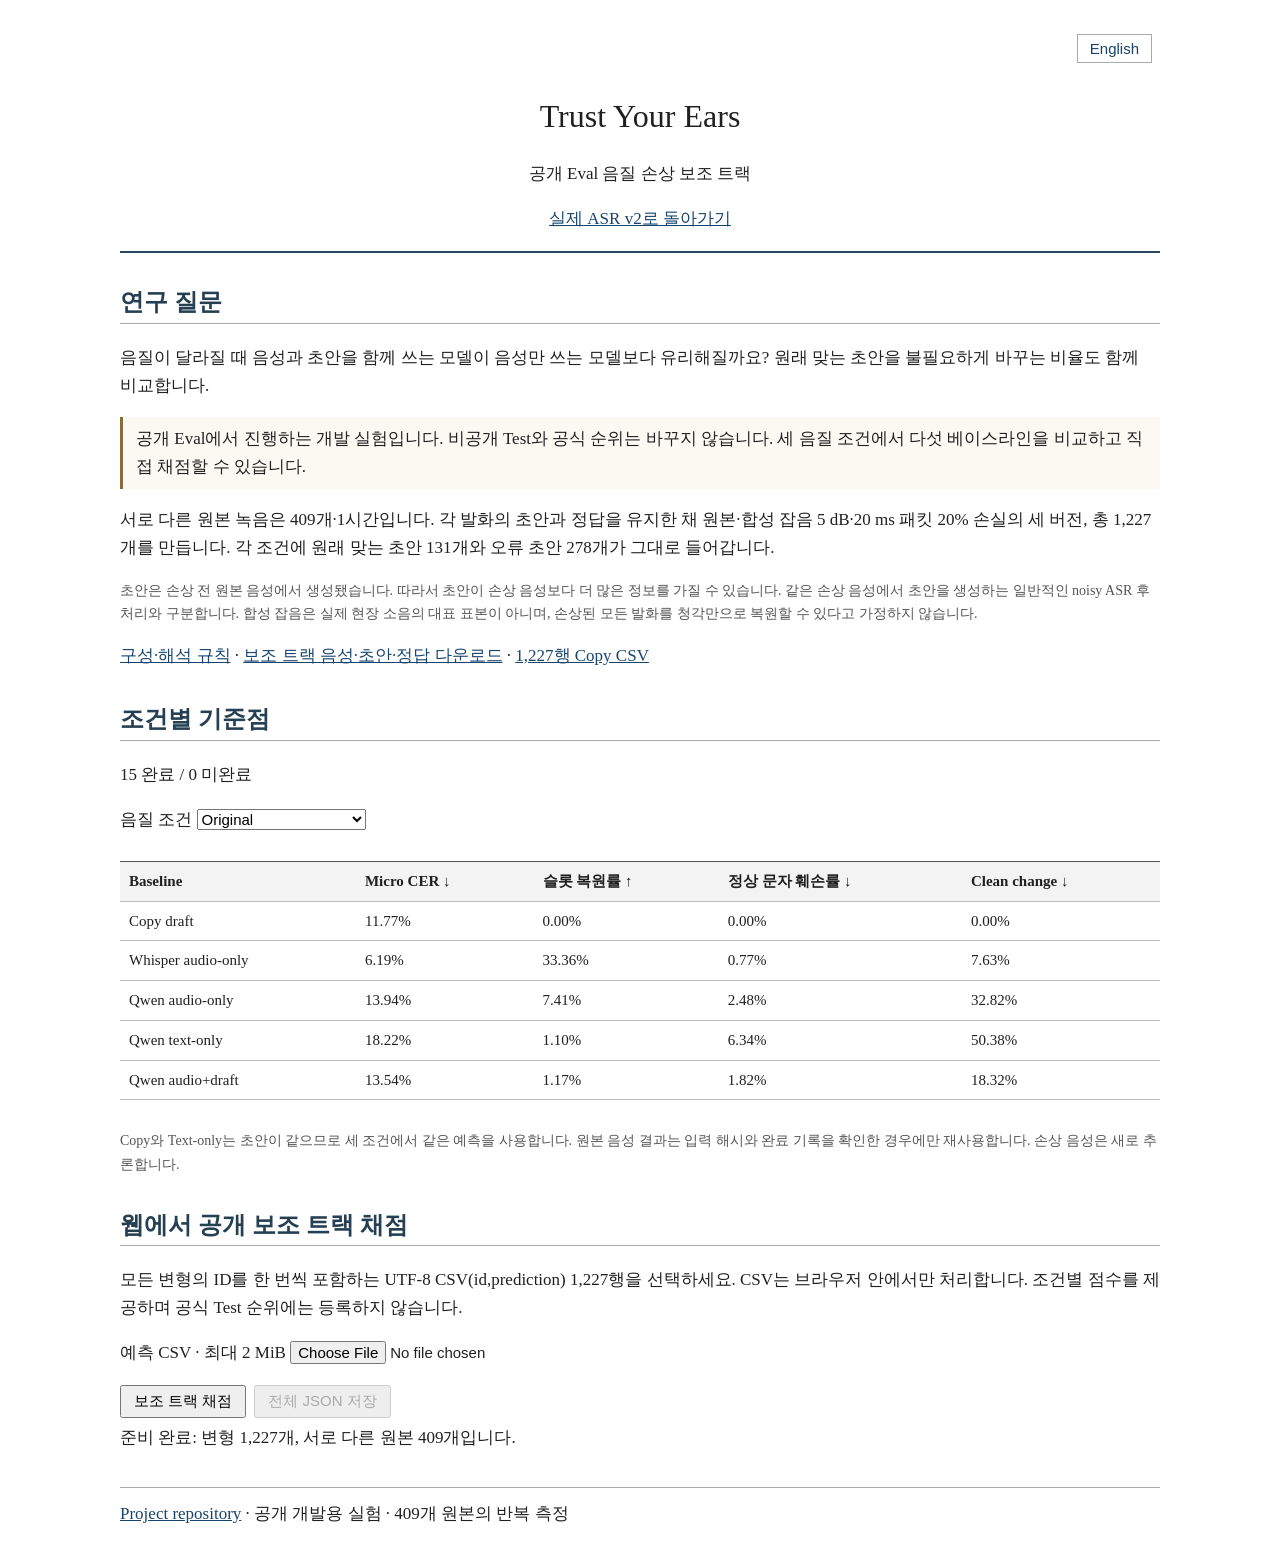
<file: web/stress.html>
<!doctype html>
<html lang="ko"><head><meta charset="utf-8"><meta name="viewport" content="width=device-width,initial-scale=1">
<title>Trust Your Ears — Public Eval Stress Probe</title>
<style>
body{margin:28px auto;padding:0 20px;max-width:1040px;color:#202020;background:white;font:17px/1.65 Georgia,"Times New Roman",serif}a{color:#16446f}header{text-align:center;border-bottom:2px solid #294963;padding-bottom:18px}h1{font-size:32px;font-weight:normal;margin-bottom:0}h2{font-size:24px;color:#253f53;border-bottom:1px solid #aaa;margin-top:30px}.language{text-align:right}.language button{background:white;color:#16446f;border:1px solid #aaa}button,input,select{font:15px sans-serif}button{padding:5px 12px;margin:6px 8px 6px 0}.notice{border-left:3px solid #8b6d37;background:#fbf9f2;padding:8px 13px}.small{font-size:14px;color:#555}.wrap{overflow-x:auto}table{border-collapse:collapse;width:100%;font-size:15px;margin:15px 0}th,td{border-bottom:1px solid #bbb;text-align:left;padding:7px 9px}th{border-top:1px solid #555;background:#f3f3f3}td:not(:first-child){font-variant-numeric:tabular-nums}label{display:block;margin:12px 0}output{display:block;white-space:pre-wrap}footer{margin:35px 0 20px;border-top:1px solid #aaa;padding-top:12px}@media(max-width:650px){body{padding:0 14px}h1{font-size:27px}table{font-size:13px}}
</style></head><body>
<div class="language"><button id="language" type="button">English</button></div>
<header><h1>Trust Your Ears</h1><p data-t="subtitle">공개 Eval 음질 손상 보조 트랙</p><a href="index.html" data-t="back">실제 ASR v2로 돌아가기</a></header>
<main><section><h2 data-t="questionTitle">연구 질문</h2><p data-t="question">음질이 달라질 때 음성과 초안을 함께 쓰는 모델이 음성만 쓰는 모델보다 유리해질까요? 원래 맞는 초안을 불필요하게 바꾸는 비율도 함께 비교합니다.</p>
<p class="notice" data-t="scope">공개 Eval에서 진행하는 개발 실험입니다. 비공개 Test와 공식 순위는 바꾸지 않습니다. 세 음질 조건에서 다섯 베이스라인을 비교하고 직접 채점할 수 있습니다.</p>
<p data-t="pairing">서로 다른 원본 녹음은 409개·1시간입니다. 각 발화의 초안과 정답을 유지한 채 원본·합성 잡음 5 dB·20 ms 패킷 20% 손실의 세 버전, 총 1,227개를 만듭니다. 각 조건에 원래 맞는 초안 131개와 오류 초안 278개가 그대로 들어갑니다.</p>
<p class="small" data-t="limitation">초안은 손상 전 원본 음성에서 생성됐습니다. 따라서 초안이 손상 음성보다 더 많은 정보를 가질 수 있습니다. 같은 손상 음성에서 초안을 생성하는 일반적인 noisy ASR 후처리와 구분합니다. 합성 잡음은 실제 현장 소음의 대표 표본이 아니며, 손상된 모든 발화를 청각만으로 복원할 수 있다고 가정하지 않습니다.</p>
<p><a href="https://github.com/jhparktime/TURST-YOUR-EARS/blob/main/docs/public-eval-stress-probe.md" data-t="spec">구성·해석 규칙</a> · <a href="https://github.com/jhparktime/TURST-YOUR-EARS/releases/tag/dataset-public-eval-stress-v1" data-t="download">보조 트랙 음성·초안·정답 다운로드</a> · <a href="data-stress/eval-copy.csv" download data-t="copy">1,227행 Copy CSV</a></p></section>
<section><h2 data-t="benchmarks">조건별 기준점</h2><p id="benchmarkStatus" role="status"></p><label><span data-t="condition">음질 조건</span> <select id="condition"><option value="original">Original</option><option value="gaussian_5db">Gaussian noise · 5 dB</option><option value="packet_loss_20">Packet loss · 20%</option></select></label>
<div class="wrap"><table><thead><tr><th>Baseline</th><th>Micro CER ↓</th><th data-t="repair">슬롯 복원률 ↑</th><th data-t="harm">정상 문자 훼손률 ↓</th><th>Clean change ↓</th></tr></thead><tbody id="baselineRows"></tbody></table></div>
<p class="small" data-t="reuse">Copy와 Text-only는 초안이 같으므로 세 조건에서 같은 예측을 사용합니다. 원본 음성 결과는 입력 해시와 완료 기록을 확인한 경우에만 재사용합니다. 손상 음성은 새로 추론합니다.</p></section>
<section><h2 data-t="gradeTitle">웹에서 공개 보조 트랙 채점</h2><p data-t="gradeText">모든 변형의 ID를 한 번씩 포함하는 UTF-8 CSV(id,prediction) 1,227행을 선택하세요. CSV는 브라우저 안에서만 처리합니다. 조건별 점수를 제공하며 공식 Test 순위에는 등록하지 않습니다.</p>
<label><span data-t="csv">예측 CSV · 최대 2 MiB</span> <input id="file" type="file" accept=".csv,text/csv"></label><button id="grade" disabled data-t="grade">보조 트랙 채점</button><button id="save" disabled data-t="save">전체 JSON 저장</button><output id="status" role="status"></output>
<div id="result" hidden><div class="wrap"><table><thead><tr><th data-t="condition">음질 조건</th><th>Micro CER ↓</th><th data-t="repair">슬롯 복원률 ↑</th><th data-t="harm">정상 문자 훼손률 ↓</th><th>Clean change ↓</th></tr></thead><tbody id="resultRows"></tbody></table></div><p class="small" data-t="export">전체 JSON에는 원래 맞은 초안과 틀린 초안을 나눈 결과도 포함됩니다.</p></div></section></main>
<footer><a href="https://github.com/jhparktime/TURST-YOUR-EARS">Project repository</a> · <span data-t="footer">공개 개발용 실험 · 409개 원본의 반복 측정</span></footer>
<script src="stress-app.js?v=20261022-participate"></script></body></html>
</file>
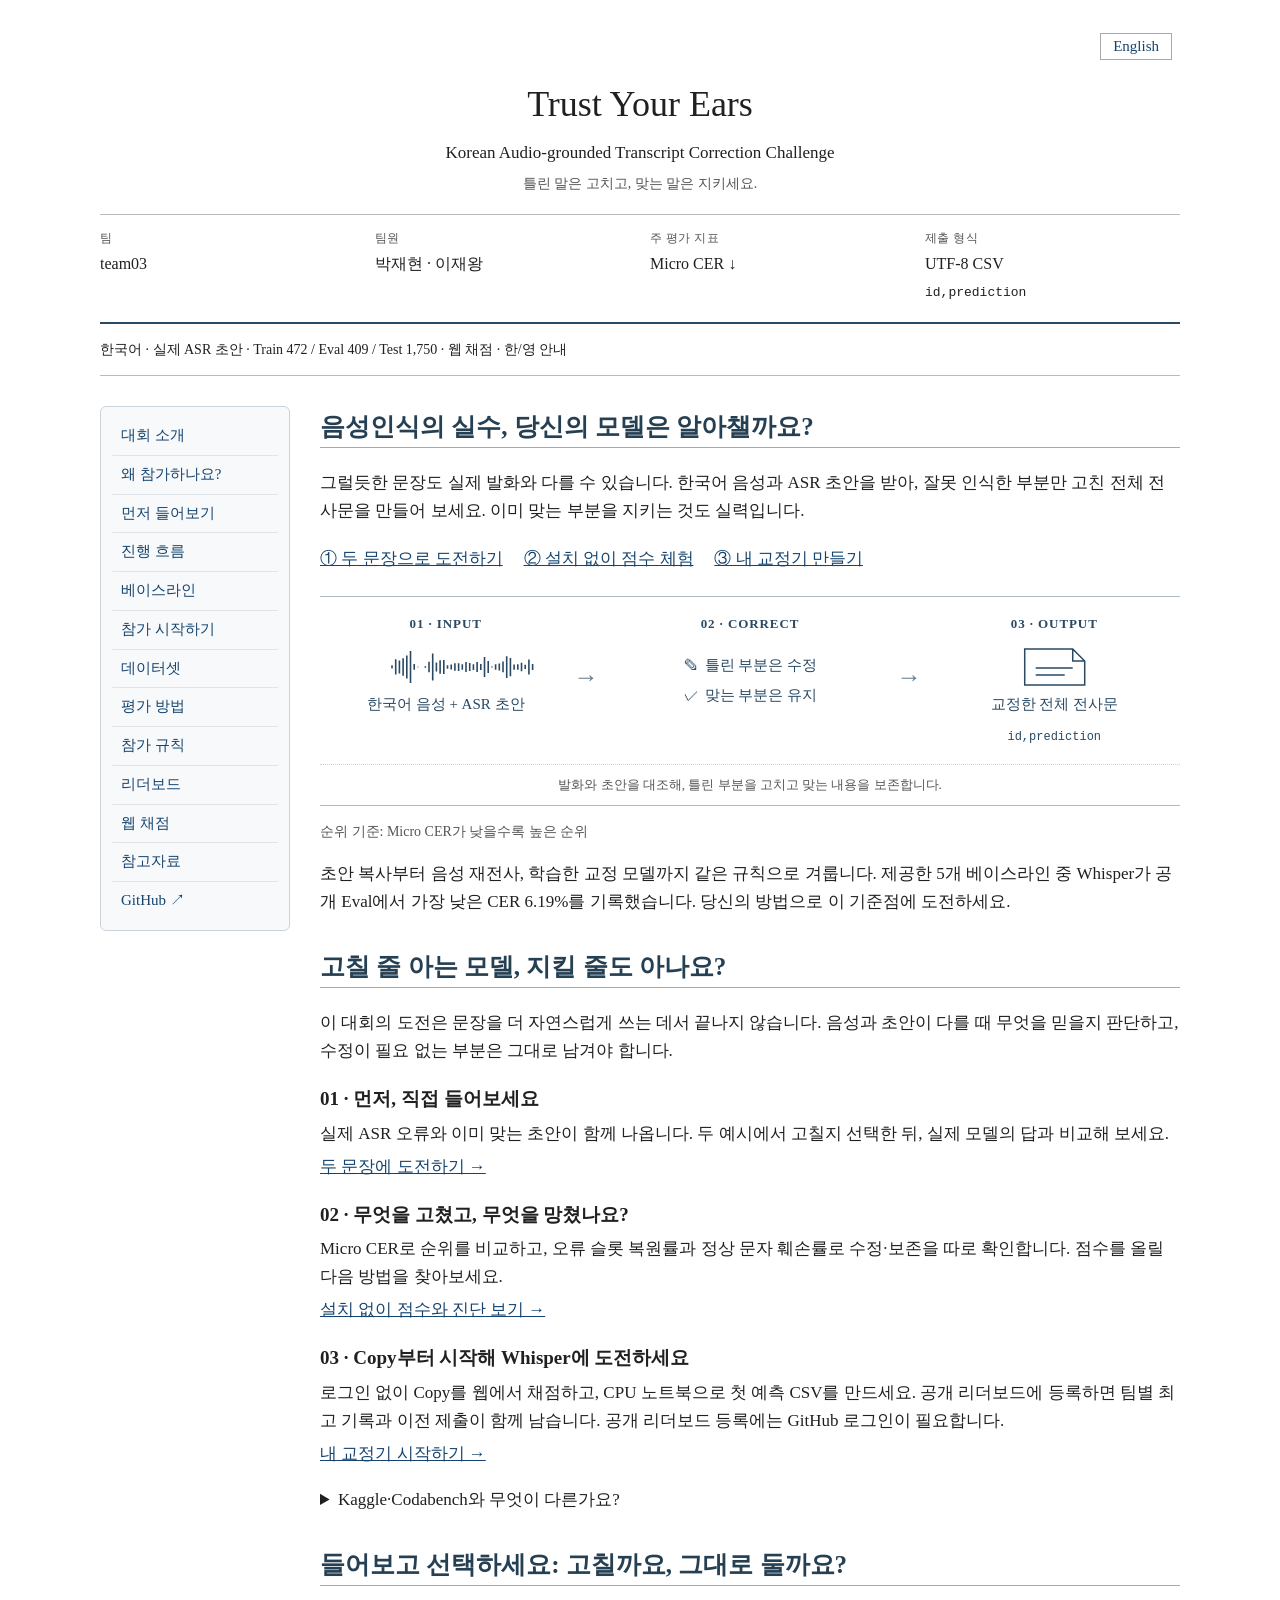
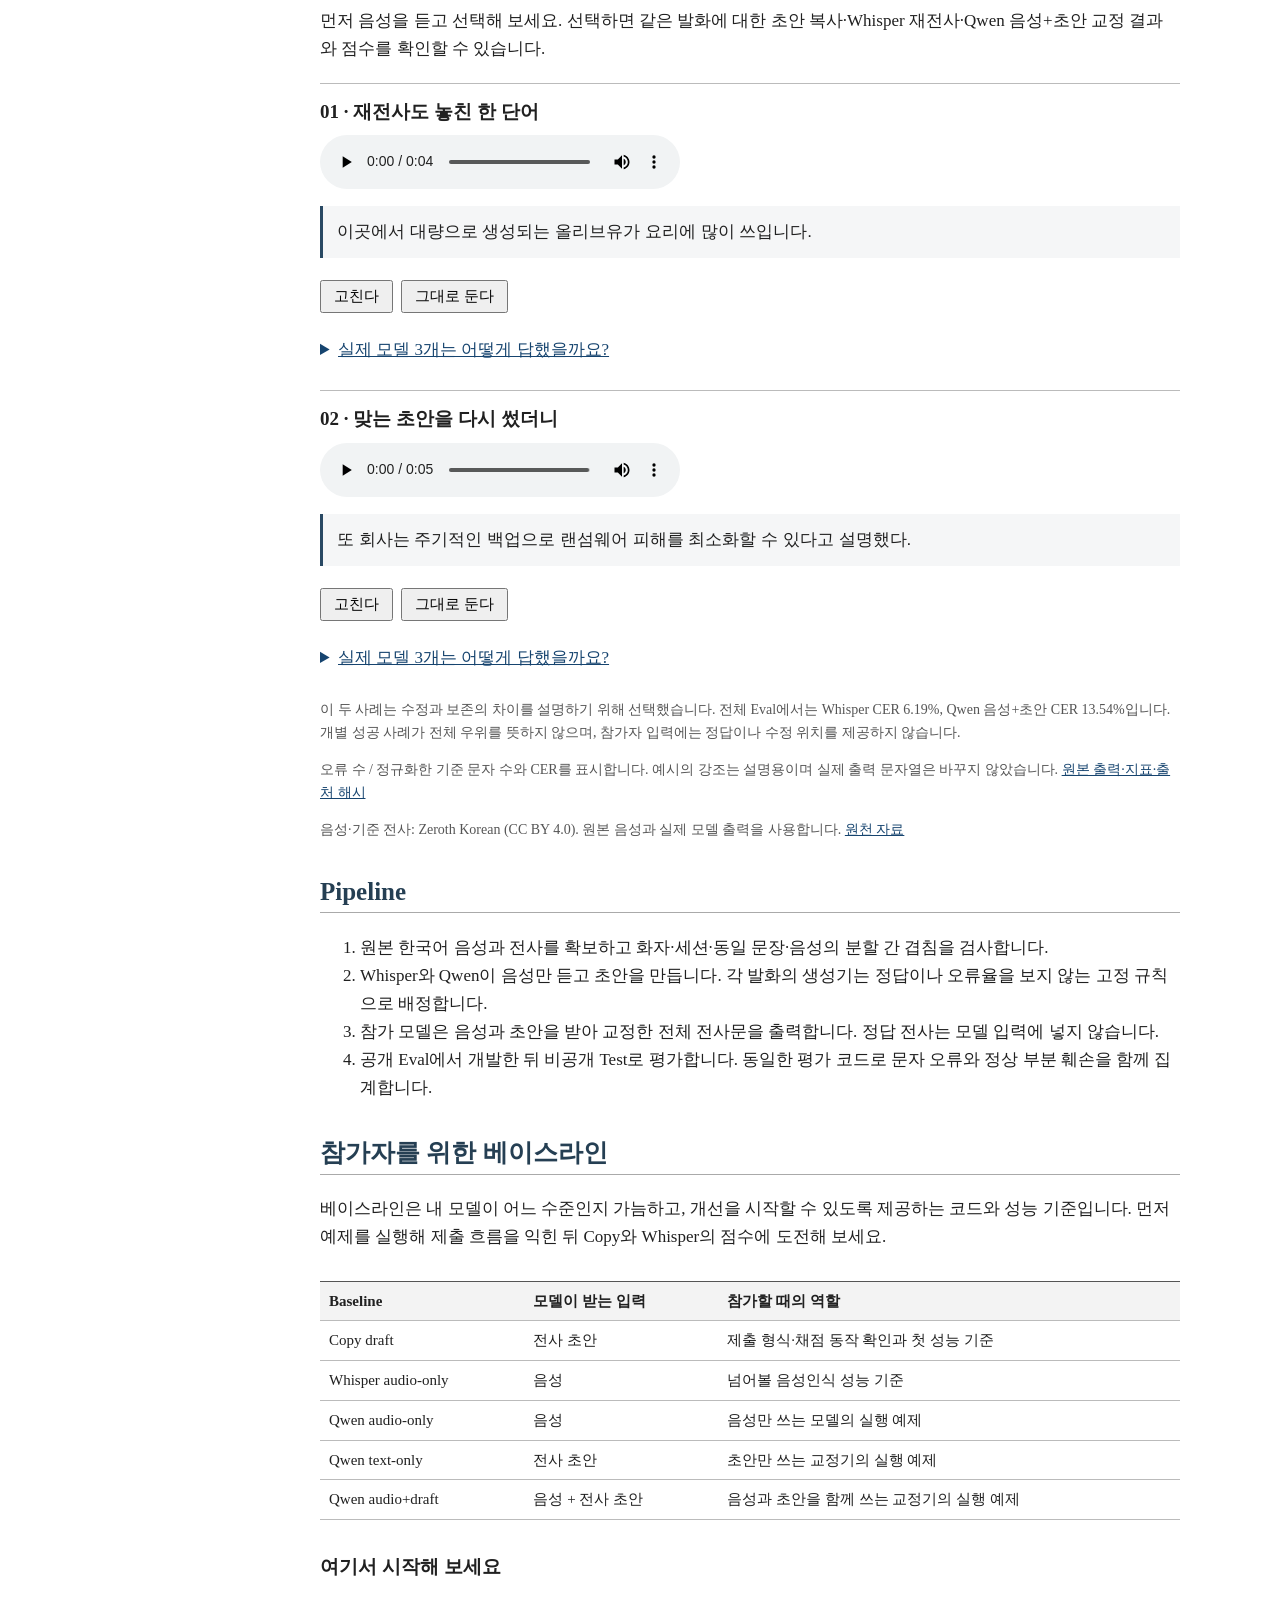
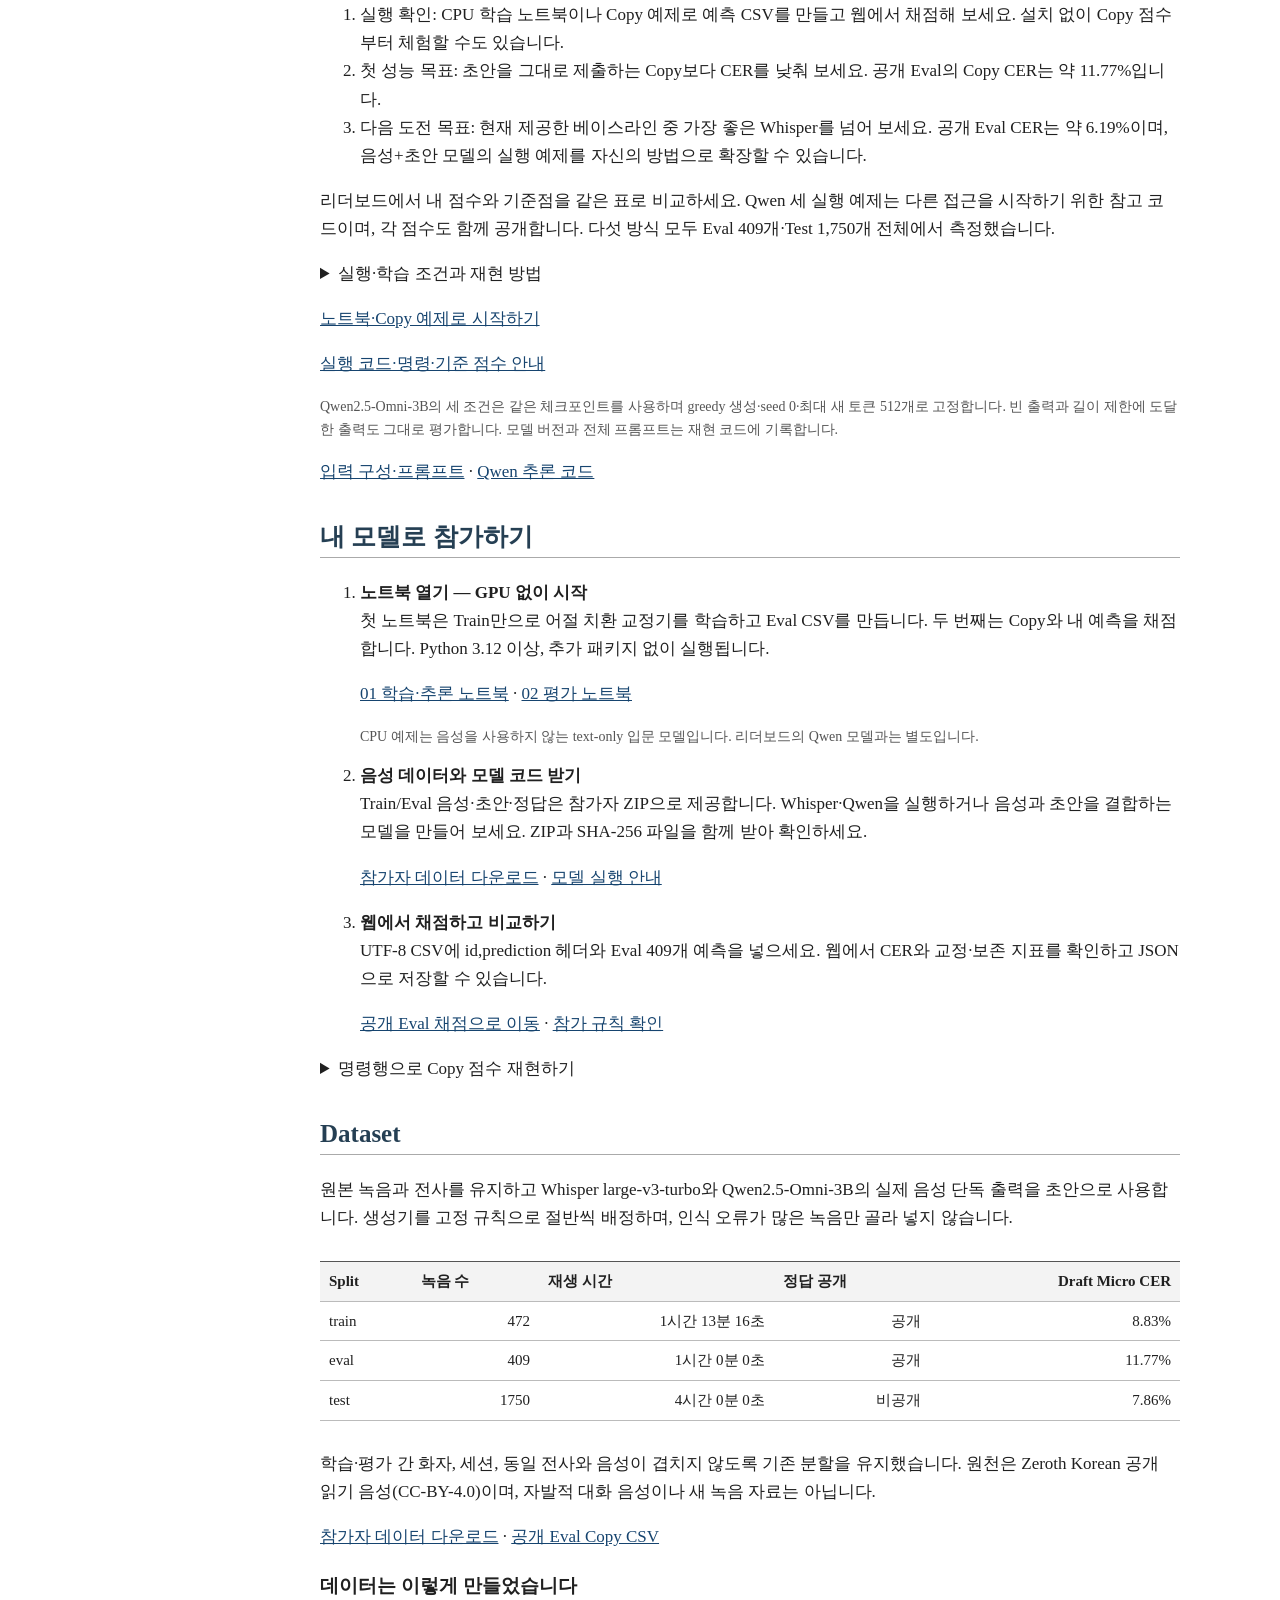
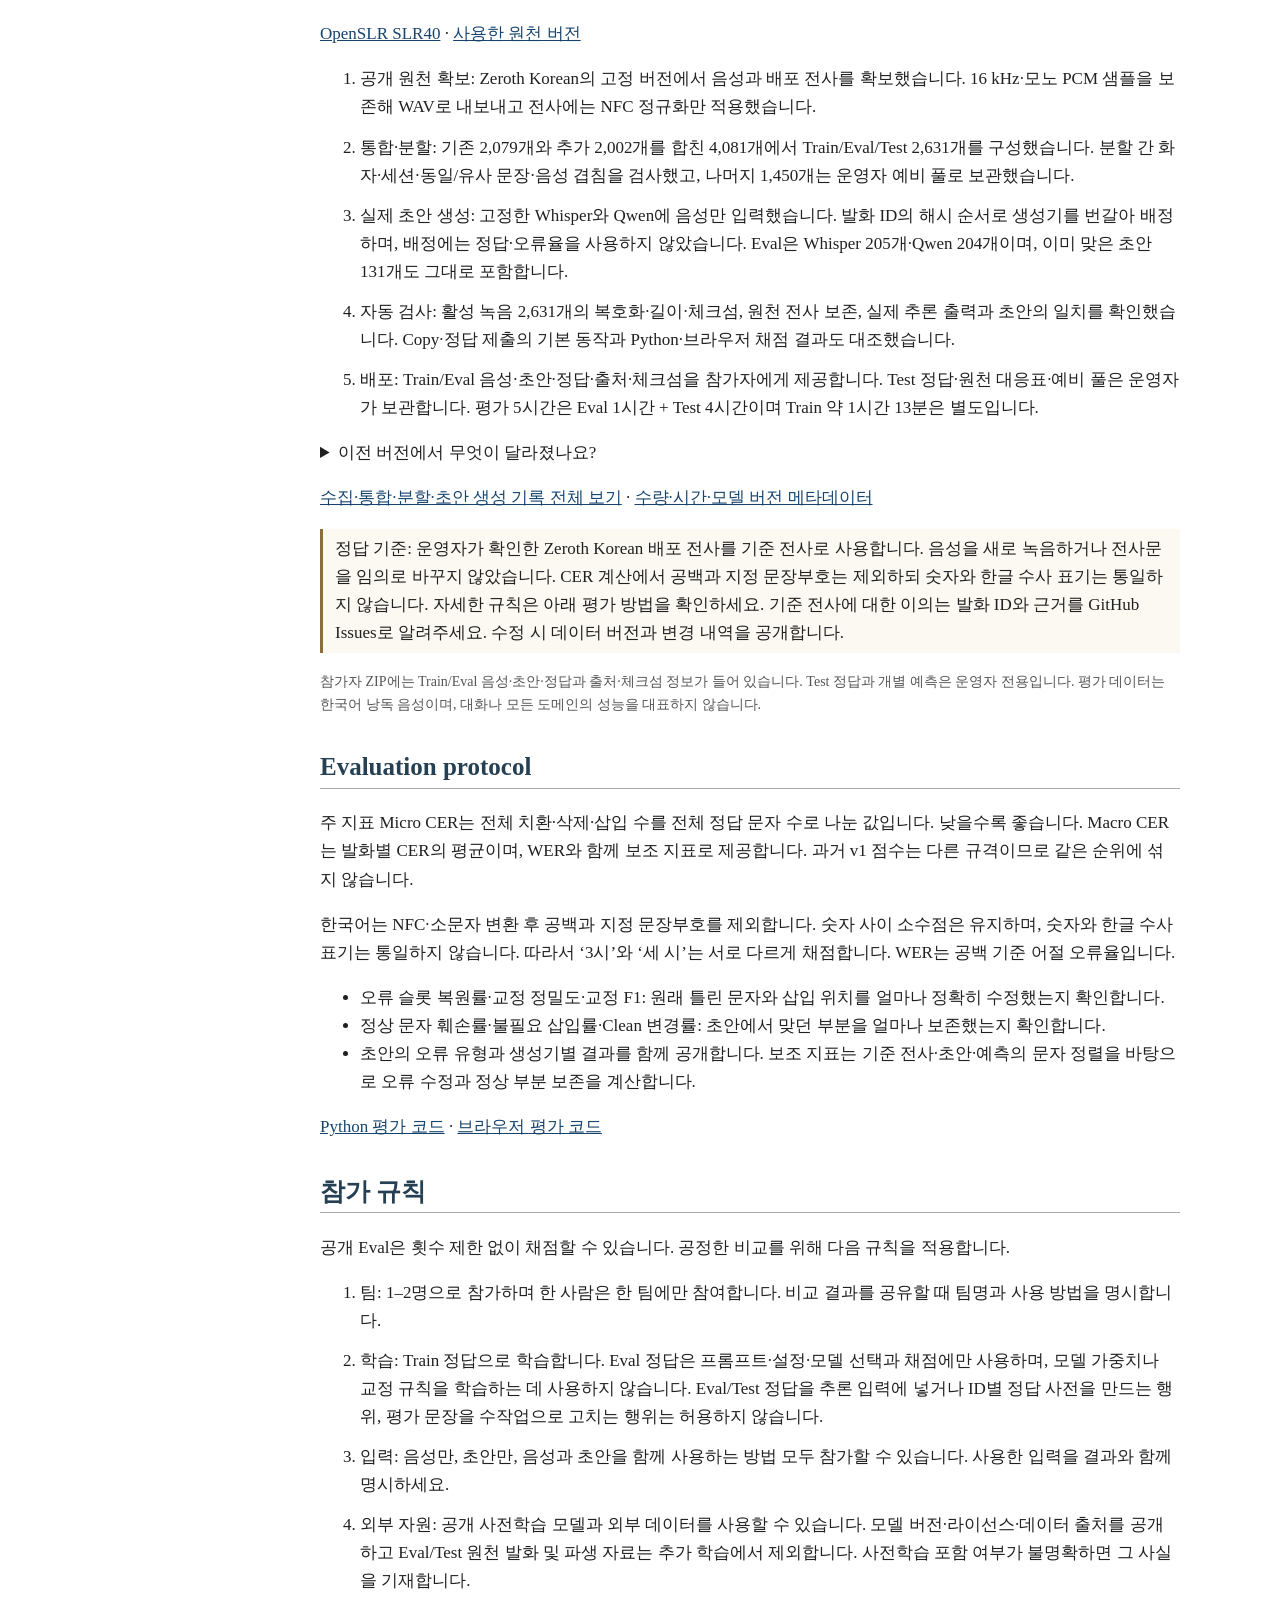
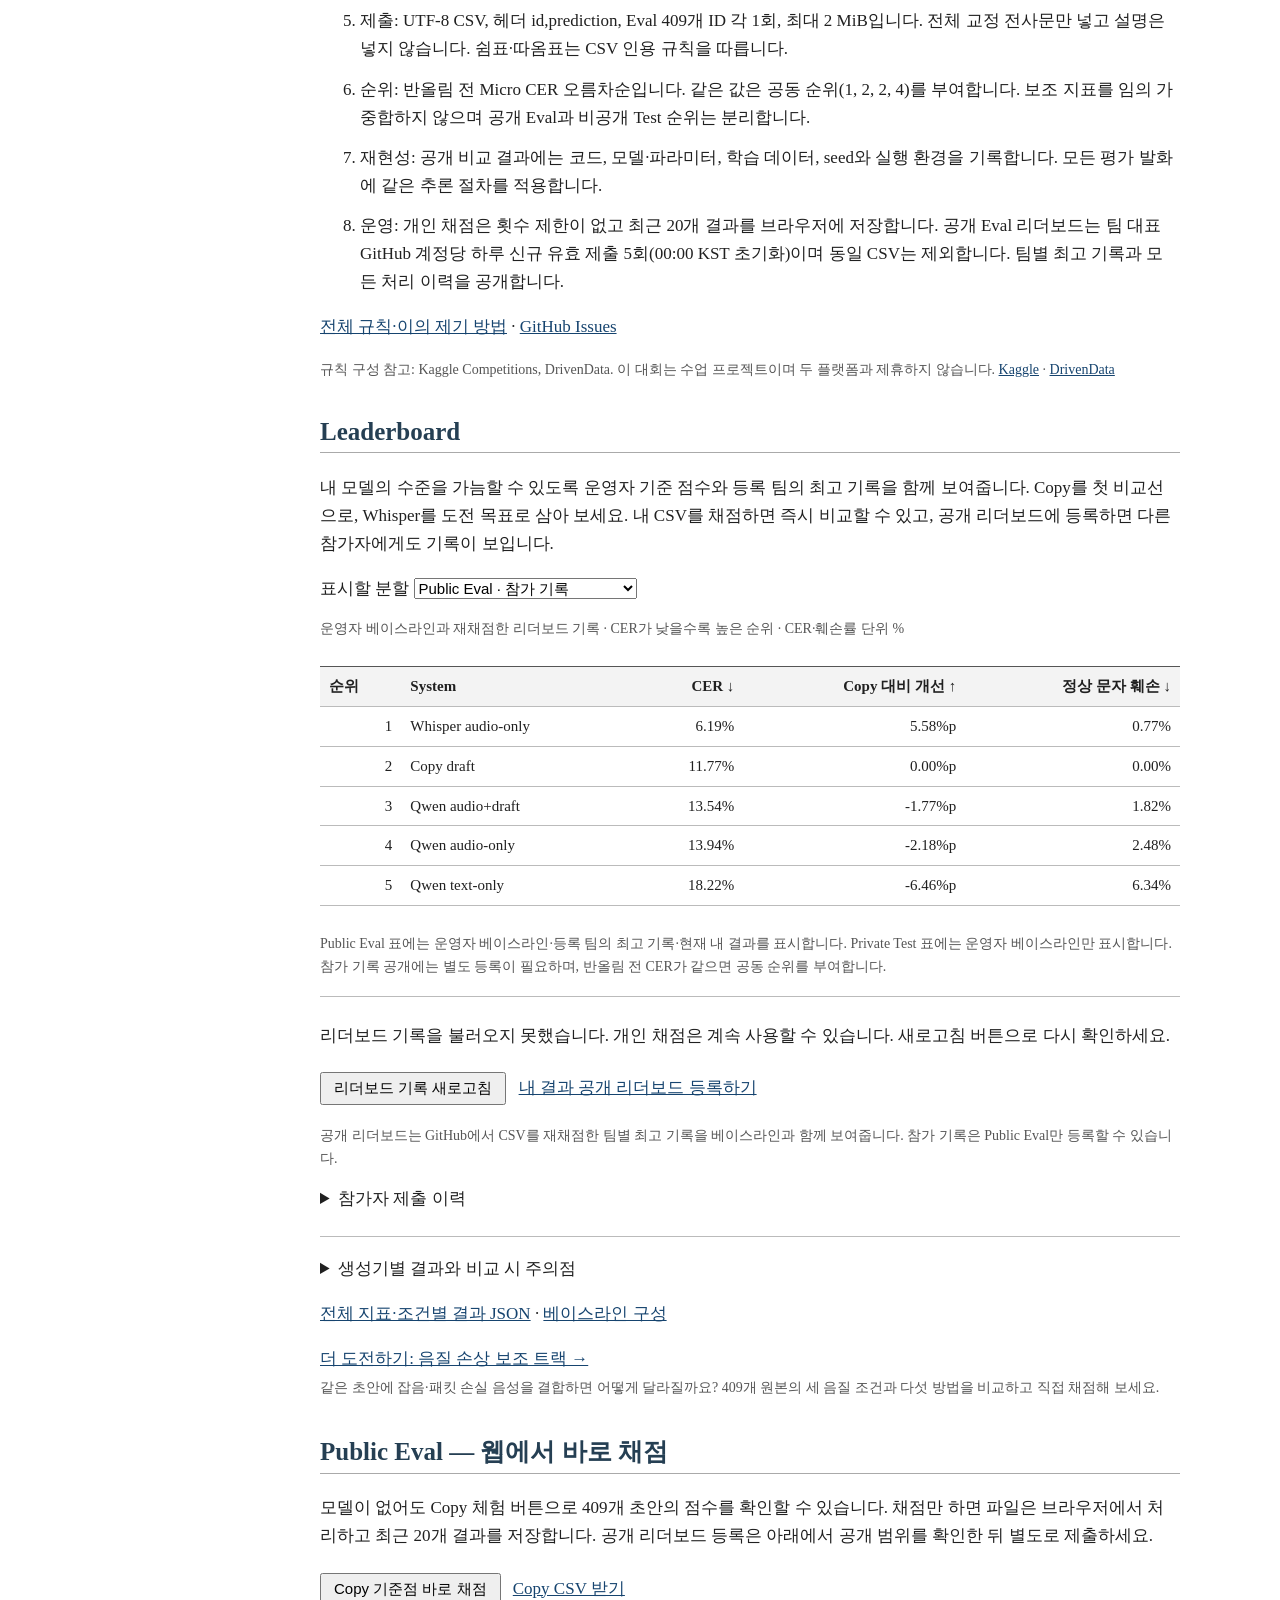
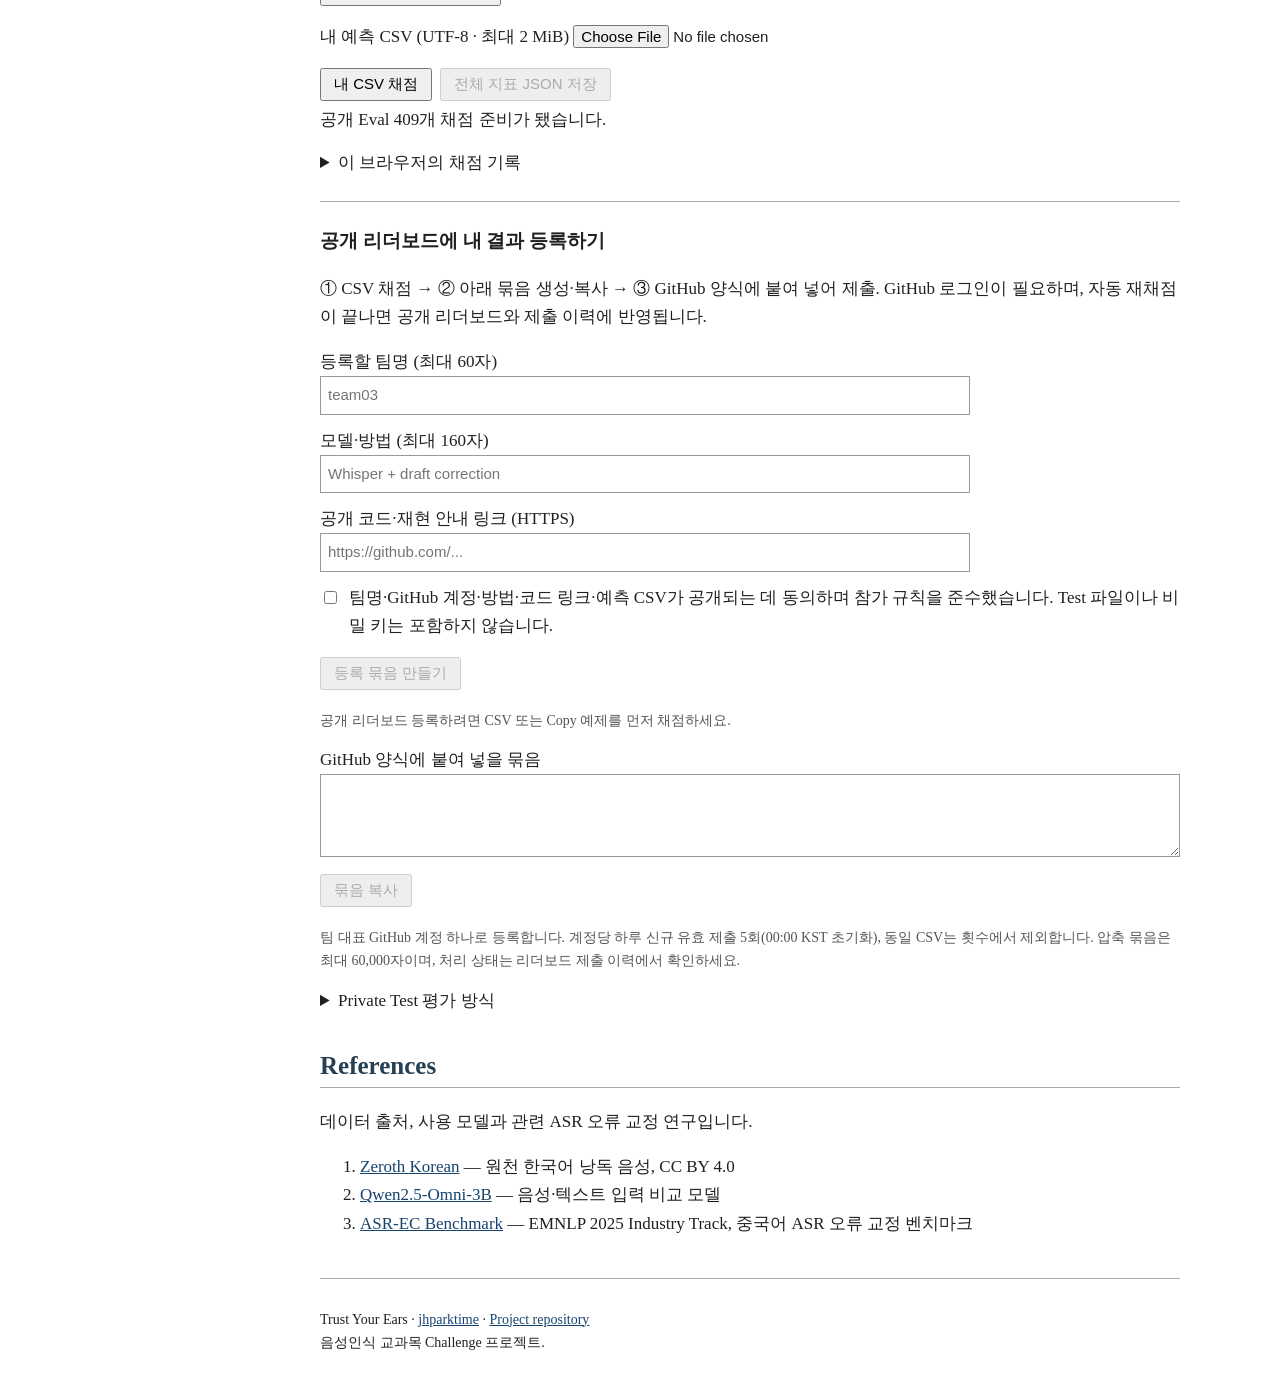
<file: web/v2.html>
<!doctype html>
<html lang="ko"><head><meta charset="utf-8"><meta name="viewport" content="width=device-width,initial-scale=1"><title>Trust Your Ears — moved</title><link rel="canonical" href="https://jhparktime.github.io/TURST-YOUR-EARS/"></head><body><p><a href="index.html">Trust Your Ears · 현재 챌린지 / Current challenge</a></p><script>location.replace('index.html'+location.search+location.hash);</script></body></html>
</file>
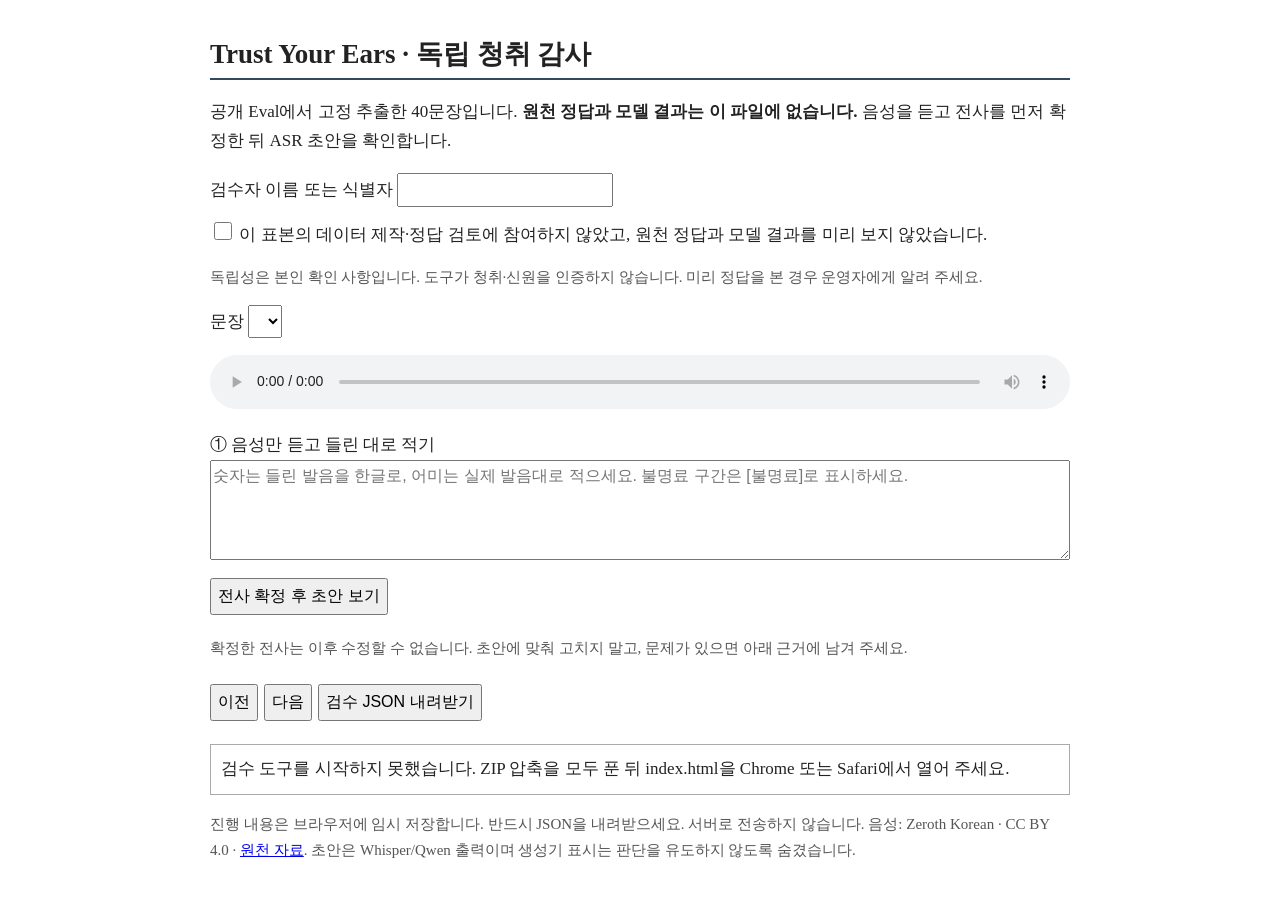
<file: scripts/templates/public_eval_audit.html>
<!doctype html>
<html lang="ko"><head><meta charset="utf-8"><meta name="viewport" content="width=device-width,initial-scale=1">
<title>Trust Your Ears — 독립 청취 40문장</title><style>
body{max-width:860px;margin:32px auto;padding:0 20px;color:#222;background:white;font:17px/1.7 Georgia,"Times New Roman",serif}h1{font-size:27px;border-bottom:2px solid #34495b}h2{font-size:21px}label{display:block;margin:12px 0}textarea{box-sizing:border-box;width:100%;min-height:100px;display:block;font:16px/1.6 sans-serif}input,select,button{font:16px sans-serif;padding:6px;max-width:100%}button{margin:6px 6px 6px 0}audio{width:100%}pre{white-space:pre-wrap;font:16px/1.7 sans-serif;border-left:3px solid #aaa;padding:10px}#status{border:1px solid #aaa;padding:10px}.muted{font-size:15px;color:#555}button:disabled{opacity:.5}#identity{font-weight:bold}[hidden]{display:none!important}input[type=checkbox]{width:18px;height:18px}
</style></head><body>
<h1>Trust Your Ears · 독립 청취 감사</h1>
<p>공개 Eval에서 고정 추출한 40문장입니다. <strong>원천 정답과 모델 결과는 이 파일에 없습니다.</strong> 음성을 듣고 전사를 먼저 확정한 뒤 ASR 초안을 확인합니다.</p>
<label>검수자 이름 또는 식별자 <input id="reviewer" autocomplete="name"></label>
<label><input id="independent" type="checkbox"> 이 표본의 데이터 제작·정답 검토에 참여하지 않았고, 원천 정답과 모델 결과를 미리 보지 않았습니다.</label>
<p class="muted">독립성은 본인 확인 사항입니다. 도구가 청취·신원을 인증하지 않습니다. 미리 정답을 본 경우 운영자에게 알려 주세요.</p>
<label>문장 <select id="utterance">__OPTIONS__</select></label><p id="identity"></p>
<noscript><p>이 미리보기에서는 검수 도구를 실행할 수 없습니다. ZIP 압축을 모두 푼 뒤 index.html을 Chrome 또는 Safari에서 열어 주세요.</p></noscript>
<audio id="player" controls preload="none"></audio>
<label>① 음성만 듣고 들린 대로 적기 <textarea id="heard" placeholder="숫자는 들린 발음을 한글로, 어미는 실제 발음대로 적으세요. 불명료 구간은 [불명료]로 표시하세요."></textarea></label>
<button id="lock">전사 확정 후 초안 보기</button>
<p class="muted">확정한 전사는 이후 수정할 수 없습니다. 초안에 맞춰 고치지 말고, 문제가 있으면 아래 근거에 남겨 주세요.</p>
<section id="stage2" hidden><h2>② 초안 판단</h2><pre id="draft"></pre>
<label>초안의 상태 <select id="errorStatus"><option value="">선택</option><option value="genuine_asr_error">실제 인식 오류가 있음</option><option value="notation_only">숫자·철자 등 표기 차이만 있음</option><option value="error_and_notation">실제 오류와 표기 차이 모두 있음</option><option value="correct_draft">초안이 맞음</option><option value="uncertain">판별하기 어려움</option></select></label>
<label>초안만으로 결정하기 어렵고 음성이 필요한 사례인가? <select id="audioNeeded"><option value="">선택</option><option value="yes">그렇다고 판단함</option><option value="no">문맥만으로도 교정 가능해 보임 / 수정할 필요가 없음</option><option value="uncertain">판단 보류</option></select></label>
<label>구체적인 단어·청취 근거·불명료 구간 <textarea id="evidence" placeholder="예: ‘출입’에서 첫 음절이 ‘수’가 아니라 ‘추’로 들림. 초안만으로는 두 해석 모두 가능. 음성 필요를 선택하면 근거를 적어 주세요."></textarea></label>
<button id="save">이 문장 판단 저장</button></section>
<p><button id="previous">이전</button><button id="next">다음</button><button id="download">검수 JSON 내려받기</button></p>
<p id="status" role="status" aria-live="polite">검수 도구를 시작하는 중입니다. 이 문구가 계속 보이면 ZIP을 모두 압축 해제한 뒤 index.html을 Chrome 또는 Safari에서 열어 주세요.</p>
<p class="muted">진행 내용은 브라우저에 임시 저장합니다. 반드시 JSON을 내려받으세요. 서버로 전송하지 않습니다. 음성: Zeroth Korean · CC BY 4.0 · <a href="https://www.openslr.org/40/">원천 자료</a>. 초안은 Whisper/Qwen 출력이며 생성기 표시는 판단을 유도하지 않도록 숨겼습니다.</p>
<script id="audit-data" type="application/json">__PAYLOAD__</script>
<script>
(() => {
'use strict';
try {
const data=JSON.parse(document.getElementById('audit-data').textContent),$=id=>document.getElementById(id);
const storageKey='tye-validity-audit:'+data.plan_sha256;
let state={reviewer:'',independent:false,locked:{},saved:{}},index=0,played=false;
try{const old=JSON.parse(localStorage.getItem(storageKey)||'null');if(old&&old.locked&&old.saved)state=old}catch(e){}
function persist(){state.reviewer=$('reviewer').value.trim();state.independent=$('independent').checked;try{localStorage.setItem(storageKey,JSON.stringify(state))}catch(e){setStatus('브라우저에 저장하지 못했습니다. JSON을 반드시 내려받으세요.')}}
function setStatus(message=''){$('status').textContent=`판단 저장 ${Object.keys(state.saved).length}/40 · 음성만 듣고 전사 확정 ${Object.keys(state.locked).length}/40 · ${message}`}
if($('utterance').options?.length!==data.items.length)for(const [i,row]of data.items.entries()){const o=document.createElement('option');o.value=i;o.textContent=row.id;$('utterance').append(o)}
$('reviewer').value=state.reviewer;$('independent').checked=state.independent;
$('reviewer').onchange=persist;$('independent').onchange=persist;
function show(){const row=data.items[index],locked=state.locked[row.id],prior=state.saved[row.id];played=false;$('utterance').value=index;$('identity').textContent=`${index+1}/40 · ${row.id}`;$('player').src=row.audio;$('heard').value=locked?.heard_text_before_draft||'';$('heard').disabled=!!locked;$('lock').disabled=!!locked;$('stage2').hidden=!locked;$('draft').textContent=locked?(row.draft||'[빈 초안]'):'';$('errorStatus').value=prior?.error_status||'';$('audioNeeded').value=prior?.audio_needed||'';$('evidence').value=prior?.evidence||'';setStatus(prior?'저장된 판단입니다.':locked?'전사가 확정되었습니다. 초안을 판단하세요.':'먼저 음성을 재생하고 들린 대로 적어 주세요.')}
$('player').addEventListener('timeupdate',()=>{if($('player').currentTime>=.5)played=true});
$('lock').onclick=()=>{if(!$('reviewer').value.trim()||!$('independent').checked){setStatus('검수자와 독립성 확인이 필요합니다. 해당하지 않으면 운영자에게 알려 주세요.');return}if(!played||!$('heard').value.trim()){setStatus('먼저 음성을 듣고 전사를 입력해 주세요.');return}const row=data.items[index];state.locked[row.id]={id:row.id,heard_text_before_draft:$('heard').value.trim(),locked_at:new Date().toISOString()};persist();show()};
$('save').onclick=()=>{const row=data.items[index];if(!state.locked[row.id]||!$('errorStatus').value||!$('audioNeeded').value){setStatus('모든 판단 항목을 선택해 주세요.');return}if($('audioNeeded').value==='yes'&&!$('evidence').value.trim()){setStatus('음성이 필요한 구체적인 단어와 청취 단서를 적어 주세요.');return}state.saved[row.id]={...state.locked[row.id],error_status:$('errorStatus').value,audio_needed:$('audioNeeded').value,evidence:$('evidence').value.trim(),reviewed_at:new Date().toISOString()};persist();setStatus('저장했습니다. JSON도 내려받으세요.')};
$('utterance').onchange=()=>{index=Number($('utterance').value);show()};$('previous').onclick=()=>{index=Math.max(0,index-1);show()};$('next').onclick=()=>{index=Math.min(39,index+1);show()};
$('download').onclick=()=>{persist();if(!state.reviewer||!state.independent||!Object.keys(state.saved).length){setStatus('검수자·독립성 확인과 저장한 판단이 필요합니다. 빈 검수표는 내보내지 않습니다.');return}const result={audit_id:data.audit_id,plan_sha256:data.plan_sha256,reviewer:state.reviewer,independent_self_declaration:state.independent,independence_verification:'self_reported_not_automatically_certified',completed_utterances:Object.keys(state.saved).length,total_utterances:40,items:Object.values(state.saved)};const url=URL.createObjectURL(new Blob([JSON.stringify(result,null,2)+'\n'],{type:'application/json'}));const a=document.createElement('a');a.href=url;a.download='tye-public-eval-40-human-review.json';a.click();setTimeout(()=>URL.revokeObjectURL(url),1000);setStatus('JSON을 운영자에게 전달해 주세요.')};show();
} catch (error) {
document.getElementById('status').textContent='검수 도구를 시작하지 못했습니다. ZIP 압축을 모두 푼 뒤 index.html을 Chrome 또는 Safari에서 열어 주세요.';
console.error(error);
}
})();
</script></body></html>
</file>
